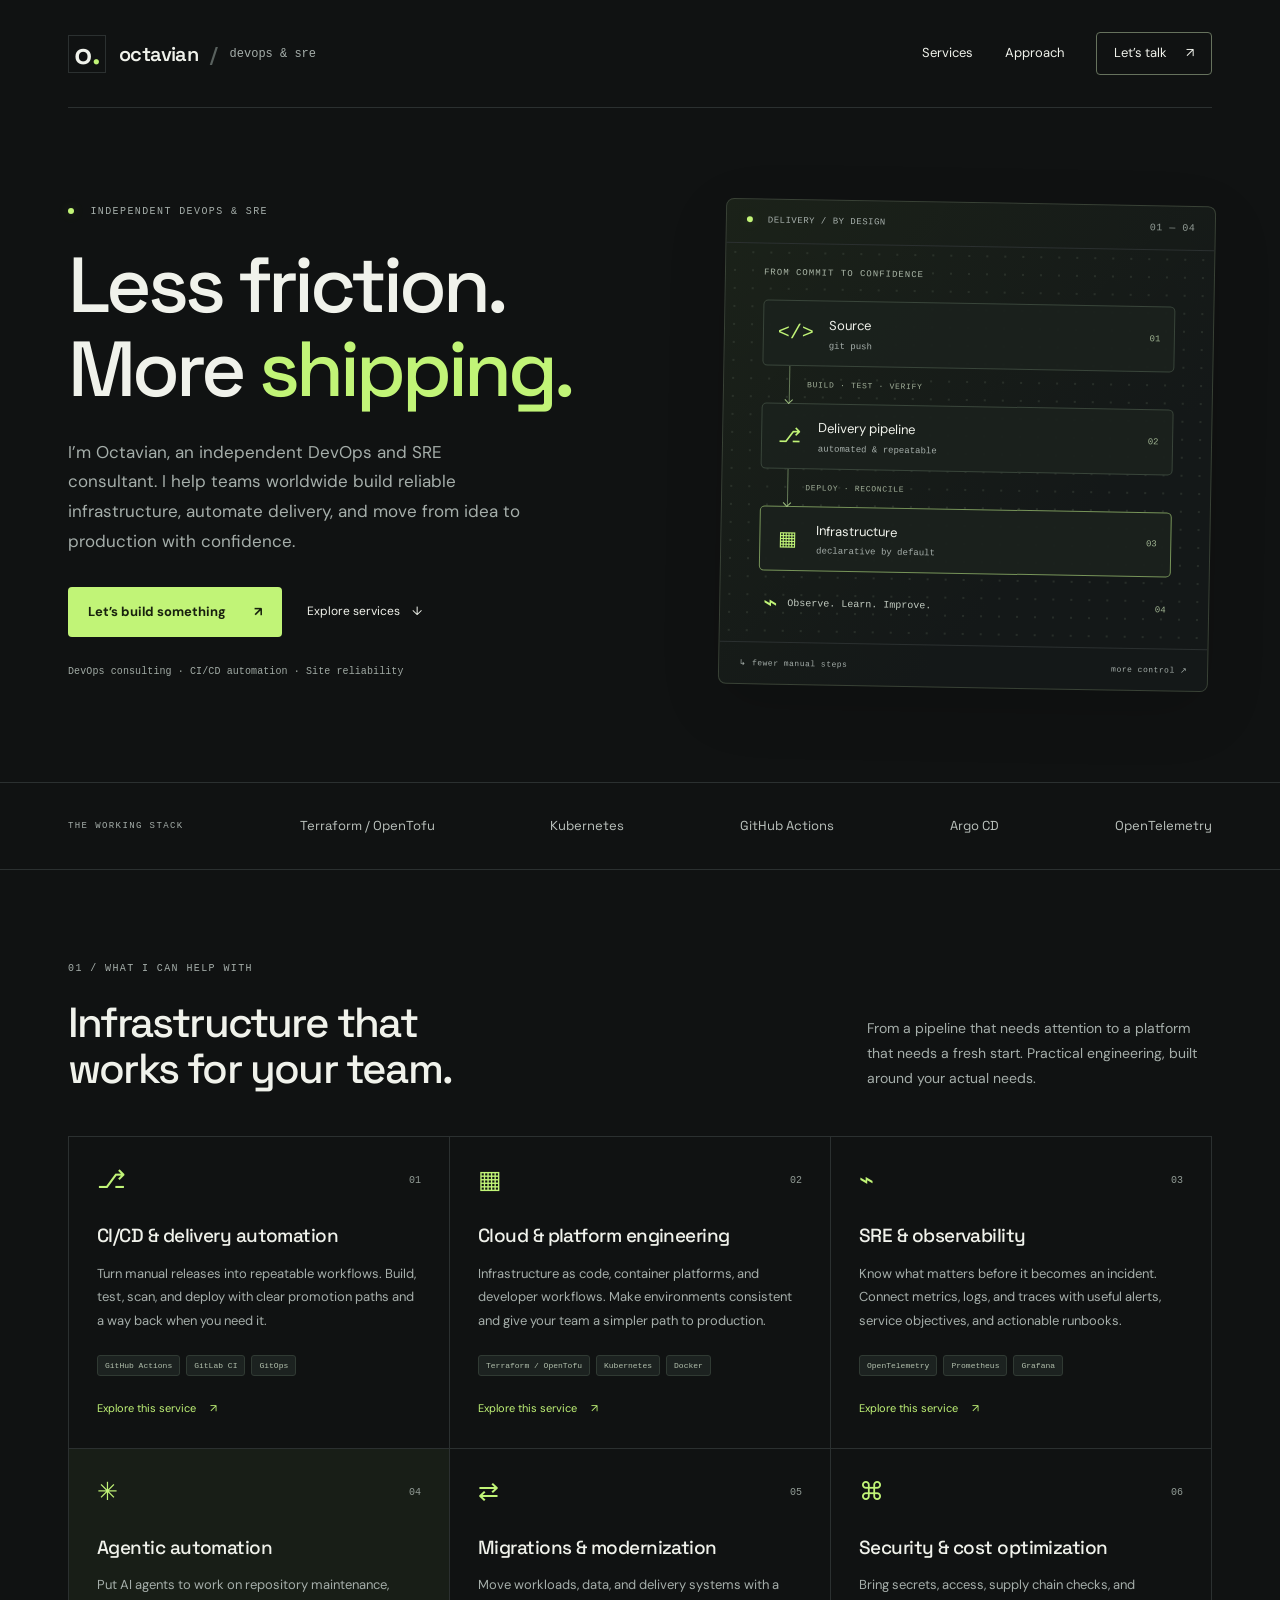
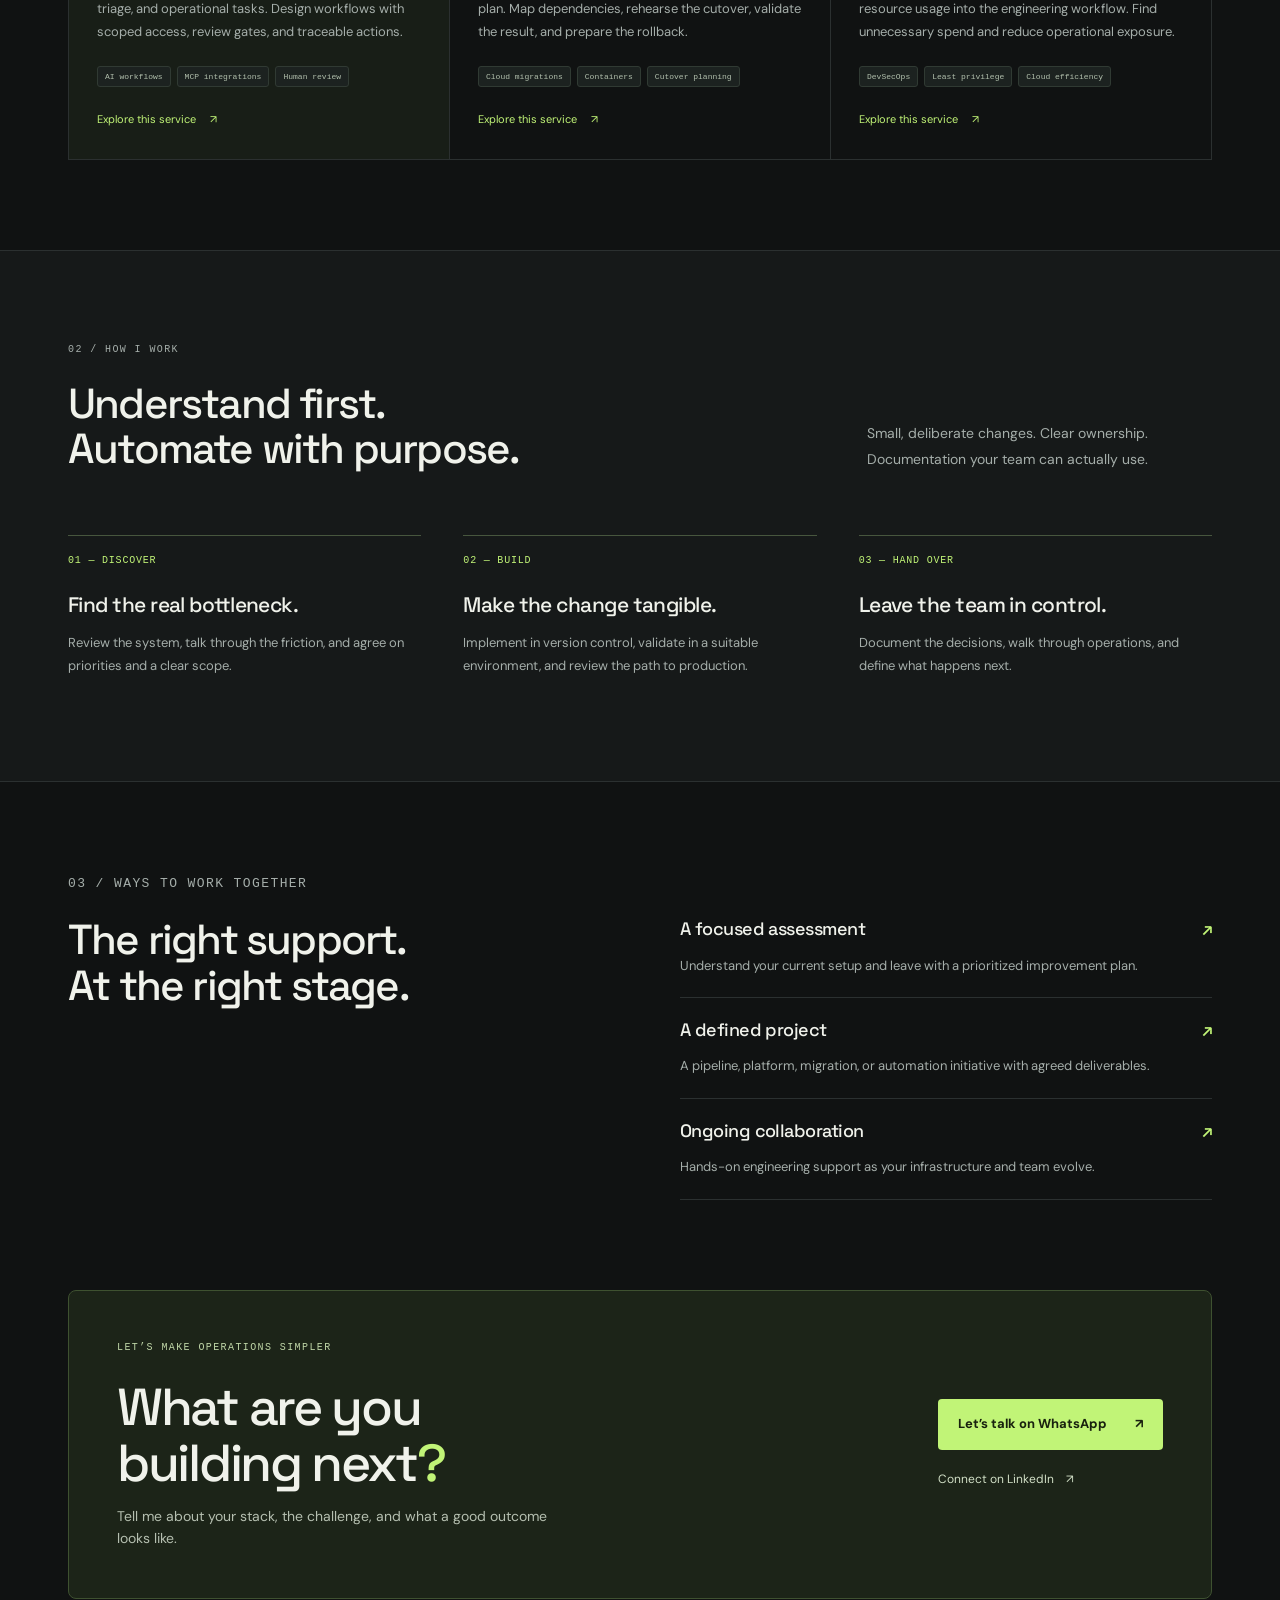
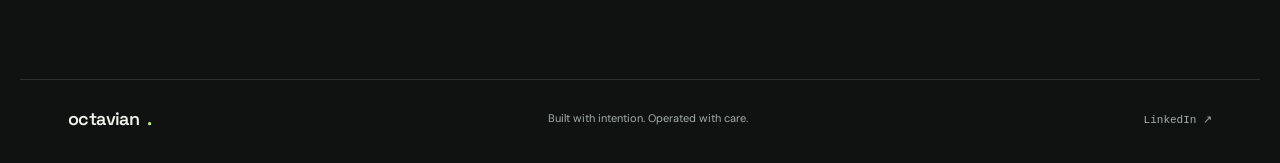
<file: index.html>
<!doctype html>
<html lang="en">
<head>
<meta charset="utf-8">
<meta name="viewport" content="width=device-width, initial-scale=1">
<title>DevOps &amp; SRE Consulting Services | Octavian</title>
<meta name="description" content="Independent DevOps and SRE consulting: CI/CD automation, cloud platforms, agentic AI workflows, observability, and migrations. Work with Octavian.">
<meta name="author" content="Octavian">
<meta name="google-site-verification" content="yxvrIPd3eiK7SnDm2O73sM21NoR5GHvXiLZe7llkIWA">
<meta name="robots" content="index, follow, max-image-preview:large">
<link rel="canonical" href="https://octavianandrei.github.io/">
<meta name="theme-color" content="#101212">
<meta property="og:title" content="DevOps &amp; SRE Consulting Services | Octavian">
<meta property="og:description" content="Independent DevOps and SRE consulting: CI/CD automation, cloud platforms, agentic AI workflows, observability, and migrations. Work with Octavian.">
<meta property="og:type" content="website">
<meta property="og:url" content="https://octavianandrei.github.io/">
<meta property="og:site_name" content="Octavian — DevOps &amp; SRE">
<meta property="og:locale" content="en_US">
<meta name="twitter:card" content="summary">
<meta name="twitter:title" content="DevOps &amp; SRE Consulting Services | Octavian">
<meta name="twitter:description" content="Independent DevOps and SRE consulting: CI/CD automation, cloud platforms, agentic AI workflows, observability, and migrations. Work with Octavian.">
<link rel="icon" href="/favicon.svg" type="image/svg+xml">
<link rel="stylesheet" href="/style.css">
<link rel="preconnect" href="https://fonts.googleapis.com">
<link rel="preconnect" href="https://fonts.gstatic.com" crossorigin>
<script type="application/ld+json">
{
  "@context": "https://schema.org",
  "@graph": [
    {
      "@type": "Person",
      "@id": "https://octavianandrei.github.io/#octavian",
      "name": "Octavian",
      "url": "https://octavianandrei.github.io/",
      "jobTitle": "Independent DevOps and SRE consultant",
      "sameAs": [
        "https://github.com/octavianandrei",
        "https://www.linkedin.com/in/oga28/"
      ],
      "knowsAbout": [
        "DevOps",
        "Site reliability engineering",
        "CI/CD automation",
        "Platform engineering",
        "Agentic automation",
        "Cloud migrations"
      ]
    },
    {
      "@type": "WebSite",
      "@id": "https://octavianandrei.github.io/#website",
      "url": "https://octavianandrei.github.io/",
      "name": "Octavian \u2014 DevOps & SRE Consulting",
      "inLanguage": "en",
      "publisher": {
        "@id": "https://octavianandrei.github.io/#octavian"
      }
    },
    {
      "@type": "WebPage",
      "@id": "https://octavianandrei.github.io/#webpage",
      "url": "https://octavianandrei.github.io/",
      "name": "DevOps & SRE Consulting Services | Octavian",
      "inLanguage": "en",
      "isPartOf": {
        "@id": "https://octavianandrei.github.io/#website"
      },
      "about": {
        "@id": "https://octavianandrei.github.io/#octavian"
      },
      "mainEntity": {
        "@id": "https://octavianandrei.github.io/#services"
      }
    },
    {
      "@type": "OfferCatalog",
      "@id": "https://octavianandrei.github.io/#services",
      "name": "DevOps and SRE consulting services",
      "itemListElement": [
        {
          "@type": "Offer",
          "itemOffered": {
            "@type": "Service",
            "@id": "https://octavianandrei.github.io/services/cicd-automation/#service",
            "name": "CI/CD & delivery automation",
            "serviceType": "CI/CD Automation & GitOps Consulting",
            "description": "CI/CD consulting for repeatable releases: GitHub Actions, GitLab CI, GitOps, deployment checks, environment promotion, and rollback planning.",
            "url": "https://octavianandrei.github.io/services/cicd-automation/",
            "provider": {
              "@id": "https://octavianandrei.github.io/#octavian"
            }
          }
        },
        {
          "@type": "Offer",
          "itemOffered": {
            "@type": "Service",
            "@id": "https://octavianandrei.github.io/services/cloud-platform-engineering/#service",
            "name": "Cloud & platform engineering",
            "serviceType": "Cloud Infrastructure & Platform Engineering",
            "description": "Cloud and platform engineering services for infrastructure as code, Kubernetes, Docker, Terraform, OpenTofu, and consistent developer environments.",
            "url": "https://octavianandrei.github.io/services/cloud-platform-engineering/",
            "provider": {
              "@id": "https://octavianandrei.github.io/#octavian"
            }
          }
        },
        {
          "@type": "Offer",
          "itemOffered": {
            "@type": "Service",
            "@id": "https://octavianandrei.github.io/services/sre-observability/#service",
            "name": "SRE & observability",
            "serviceType": "SRE & Observability Consulting",
            "description": "SRE and observability consulting: service objectives, OpenTelemetry, Prometheus, Grafana, actionable alerts, incident runbooks, and reliability reviews.",
            "url": "https://octavianandrei.github.io/services/sre-observability/",
            "provider": {
              "@id": "https://octavianandrei.github.io/#octavian"
            }
          }
        },
        {
          "@type": "Offer",
          "itemOffered": {
            "@type": "Service",
            "@id": "https://octavianandrei.github.io/services/agentic-automation/#service",
            "name": "Agentic automation",
            "serviceType": "Agentic AI & Workflow Automation Services",
            "description": "Agentic AI automation for engineering teams: repository maintenance, operational triage, MCP integrations, scoped access, review gates, and evaluation.",
            "url": "https://octavianandrei.github.io/services/agentic-automation/",
            "provider": {
              "@id": "https://octavianandrei.github.io/#octavian"
            }
          }
        },
        {
          "@type": "Offer",
          "itemOffered": {
            "@type": "Service",
            "@id": "https://octavianandrei.github.io/services/cloud-migrations/#service",
            "name": "Migrations & modernization",
            "serviceType": "Cloud Migration & Modernization Services",
            "description": "Cloud migration and modernization services: dependency assessment, containerization, rehearsed cutovers, data validation, rollback, and operational handover.",
            "url": "https://octavianandrei.github.io/services/cloud-migrations/",
            "provider": {
              "@id": "https://octavianandrei.github.io/#octavian"
            }
          }
        },
        {
          "@type": "Offer",
          "itemOffered": {
            "@type": "Service",
            "@id": "https://octavianandrei.github.io/services/devsecops-cloud-cost/#service",
            "name": "Security & cost optimization",
            "serviceType": "DevSecOps & Cloud Cost Optimization",
            "description": "DevSecOps and cloud cost optimization services: least privilege, secrets management, supply chain checks, resource usage reviews, and engineering guardrails.",
            "url": "https://octavianandrei.github.io/services/devsecops-cloud-cost/",
            "provider": {
              "@id": "https://octavianandrei.github.io/#octavian"
            }
          }
        }
      ]
    }
  ]
}
</script>
</head>
<body>
<a class="skip" href="#main">Skip to content</a>
<header class="nav wrap"><a class="brand" href="#" aria-label="Octavian home"><span class="brand-symbol">o<span>.</span></span>octavian<span class="slash">/</span><span class="role">devops & sre</span></a><nav aria-label="Main navigation"><a href="#services">Services</a><a href="#approach">Approach</a><a class="nav-contact" href="#contact">Let’s talk <span aria-hidden="true">↗</span></a></nav></header>
<main id="main">
<section class="hero wrap">
<div class="hero-copy"><p class="eyebrow"><span class="status-dot"></span> INDEPENDENT DEVOPS & SRE</p><h1>Less friction.<br>More <span class="accent">shipping.</span></h1><p class="intro">I’m Octavian, an independent DevOps and SRE consultant. I help teams worldwide build reliable infrastructure, automate delivery, and move from idea to production with confidence.</p><div class="hero-actions"><a class="button" href="#contact">Let’s build something <span aria-hidden="true">↗</span></a><a class="text-link" href="#services">Explore services <span aria-hidden="true">↓</span></a></div><p class="hero-note">DevOps consulting · CI/CD automation · Site reliability</p></div>
<div class="system" role="img" aria-label="Illustrative delivery pipeline: code moves through automated build and checks into cloud infrastructure, with an observability feedback loop."><div class="system-top"><span><span class="status-dot"></span> DELIVERY / BY DESIGN</span><span class="tiny">01 — 04</span></div><div class="system-canvas"><div class="diagram-label">FROM COMMIT TO CONFIDENCE</div><div class="node source"><span class="node-icon">&lt;/&gt;</span><span>Source<span class="node-sub">git push</span></span><span class="node-number">01</span></div><div class="connector"><span></span><small>BUILD · TEST · VERIFY</small></div><div class="node pipeline"><span class="node-icon">⎇</span><span>Delivery pipeline<span class="node-sub">automated & repeatable</span></span><span class="node-number">02</span></div><div class="connector"><span></span><small>DEPLOY · RECONCILE</small></div><div class="node production"><span class="node-icon">▦</span><span>Infrastructure<span class="node-sub">declarative by default</span></span><span class="node-number">03</span></div><div class="observe"><span class="pulse-icon">⌁</span><span>Observe. Learn. Improve.</span><span class="node-number">04</span></div></div><div class="system-bottom"><span>↳ fewer manual steps</span><span>more control ↗</span></div></div>
</section>
<div class="stack-bar"><div class="wrap stack"><span class="eyebrow">THE WORKING STACK</span><span>Terraform / OpenTofu</span><span>Kubernetes</span><span>GitHub Actions</span><span>Argo CD</span><span>OpenTelemetry</span></div></div>
<section class="section wrap" id="services"><div class="section-heading"><div><p class="eyebrow">01 / WHAT I CAN HELP WITH</p><h2>Infrastructure that<br>works for your team.</h2></div><p>From a pipeline that needs attention to a platform that needs a fresh start. Practical engineering, built around your actual needs.</p></div>
<div class="services">
<article><div class="service-top"><span class="service-icon">⎇</span><span class="tiny">01</span></div><h3><a href="/services/cicd-automation/">CI/CD &amp; delivery automation</a></h3><p>Turn manual releases into repeatable workflows. Build, test, scan, and deploy with clear promotion paths and a way back when you need it.</p><div class="tags"><span>GitHub Actions</span><span>GitLab CI</span><span>GitOps</span></div><a class="service-link" href="/services/cicd-automation/">Explore this service <span aria-hidden="true">↗</span></a></article>
<article><div class="service-top"><span class="service-icon">▦</span><span class="tiny">02</span></div><h3><a href="/services/cloud-platform-engineering/">Cloud &amp; platform engineering</a></h3><p>Infrastructure as code, container platforms, and developer workflows. Make environments consistent and give your team a simpler path to production.</p><div class="tags"><span>Terraform / OpenTofu</span><span>Kubernetes</span><span>Docker</span></div><a class="service-link" href="/services/cloud-platform-engineering/">Explore this service <span aria-hidden="true">↗</span></a></article>
<article><div class="service-top"><span class="service-icon">⌁</span><span class="tiny">03</span></div><h3><a href="/services/sre-observability/">SRE &amp; observability</a></h3><p>Know what matters before it becomes an incident. Connect metrics, logs, and traces with useful alerts, service objectives, and actionable runbooks.</p><div class="tags"><span>OpenTelemetry</span><span>Prometheus</span><span>Grafana</span></div><a class="service-link" href="/services/sre-observability/">Explore this service <span aria-hidden="true">↗</span></a></article>
<article class="agentic"><div class="service-top"><span class="service-icon">✳</span><span class="tiny">04</span></div><h3><a href="/services/agentic-automation/">Agentic automation</a></h3><p>Put AI agents to work on repository maintenance, triage, and operational tasks. Design workflows with scoped access, review gates, and traceable actions.</p><div class="tags"><span>AI workflows</span><span>MCP integrations</span><span>Human review</span></div><a class="service-link" href="/services/agentic-automation/">Explore this service <span aria-hidden="true">↗</span></a></article>
<article><div class="service-top"><span class="service-icon">⇄</span><span class="tiny">05</span></div><h3><a href="/services/cloud-migrations/">Migrations &amp; modernization</a></h3><p>Move workloads, data, and delivery systems with a plan. Map dependencies, rehearse the cutover, validate the result, and prepare the rollback.</p><div class="tags"><span>Cloud migrations</span><span>Containers</span><span>Cutover planning</span></div><a class="service-link" href="/services/cloud-migrations/">Explore this service <span aria-hidden="true">↗</span></a></article>
<article><div class="service-top"><span class="service-icon">⌘</span><span class="tiny">06</span></div><h3><a href="/services/devsecops-cloud-cost/">Security &amp; cost optimization</a></h3><p>Bring secrets, access, supply chain checks, and resource usage into the engineering workflow. Find unnecessary spend and reduce operational exposure.</p><div class="tags"><span>DevSecOps</span><span>Least privilege</span><span>Cloud efficiency</span></div><a class="service-link" href="/services/devsecops-cloud-cost/">Explore this service <span aria-hidden="true">↗</span></a></article>
</div></section>
<section class="approach section" id="approach"><div class="wrap"><div class="section-heading"><div><p class="eyebrow">02 / HOW I WORK</p><h2>Understand first.<br>Automate with purpose.</h2></div><p>Small, deliberate changes. Clear ownership. Documentation your team can actually use.</p></div><div class="steps"><article><span class="step-number">01 — DISCOVER</span><h3>Find the real bottleneck.</h3><p>Review the system, talk through the friction, and agree on priorities and a clear scope.</p></article><article><span class="step-number">02 — BUILD</span><h3>Make the change tangible.</h3><p>Implement in version control, validate in a suitable environment, and review the path to production.</p></article><article><span class="step-number">03 — HAND OVER</span><h3>Leave the team in control.</h3><p>Document the decisions, walk through operations, and define what happens next.</p></article></div></div></section>
<section class="engagement section wrap"><p class="eyebrow">03 / WAYS TO WORK TOGETHER</p><div class="engagement-row"><h2>The right support.<br>At the right stage.</h2><div class="engagement-options"><div><h3>A focused assessment <span>↗</span></h3><p>Understand your current setup and leave with a prioritized improvement plan.</p></div><div><h3>A defined project <span>↗</span></h3><p>A pipeline, platform, migration, or automation initiative with agreed deliverables.</p></div><div><h3>Ongoing collaboration <span>↗</span></h3><p>Hands-on engineering support as your infrastructure and team evolve.</p></div></div></div></section>
<section class="contact wrap" id="contact"><div><p class="eyebrow">LET’S MAKE OPERATIONS SIMPLER</p><h2>What are you<br>building next<span class="accent">?</span></h2><p>Tell me about your stack, the challenge, and what a good outcome looks like.</p></div><div class="contact-actions"><a class="button" href="https://wa.me/40775696632">Let’s talk on WhatsApp <span aria-hidden="true">↗</span></a><a class="text-link" href="https://www.linkedin.com/in/oga28/">Connect on LinkedIn <span aria-hidden="true">↗</span></a></div></section>
</main><footer class="wrap"><a class="brand" href="#">octavian<span class="accent">.</span></a><span>Built with intention. Operated with care.</span><a href="https://www.linkedin.com/in/oga28/">LinkedIn <span aria-hidden="true">↗</span></a></footer>
</body></html>
</file>
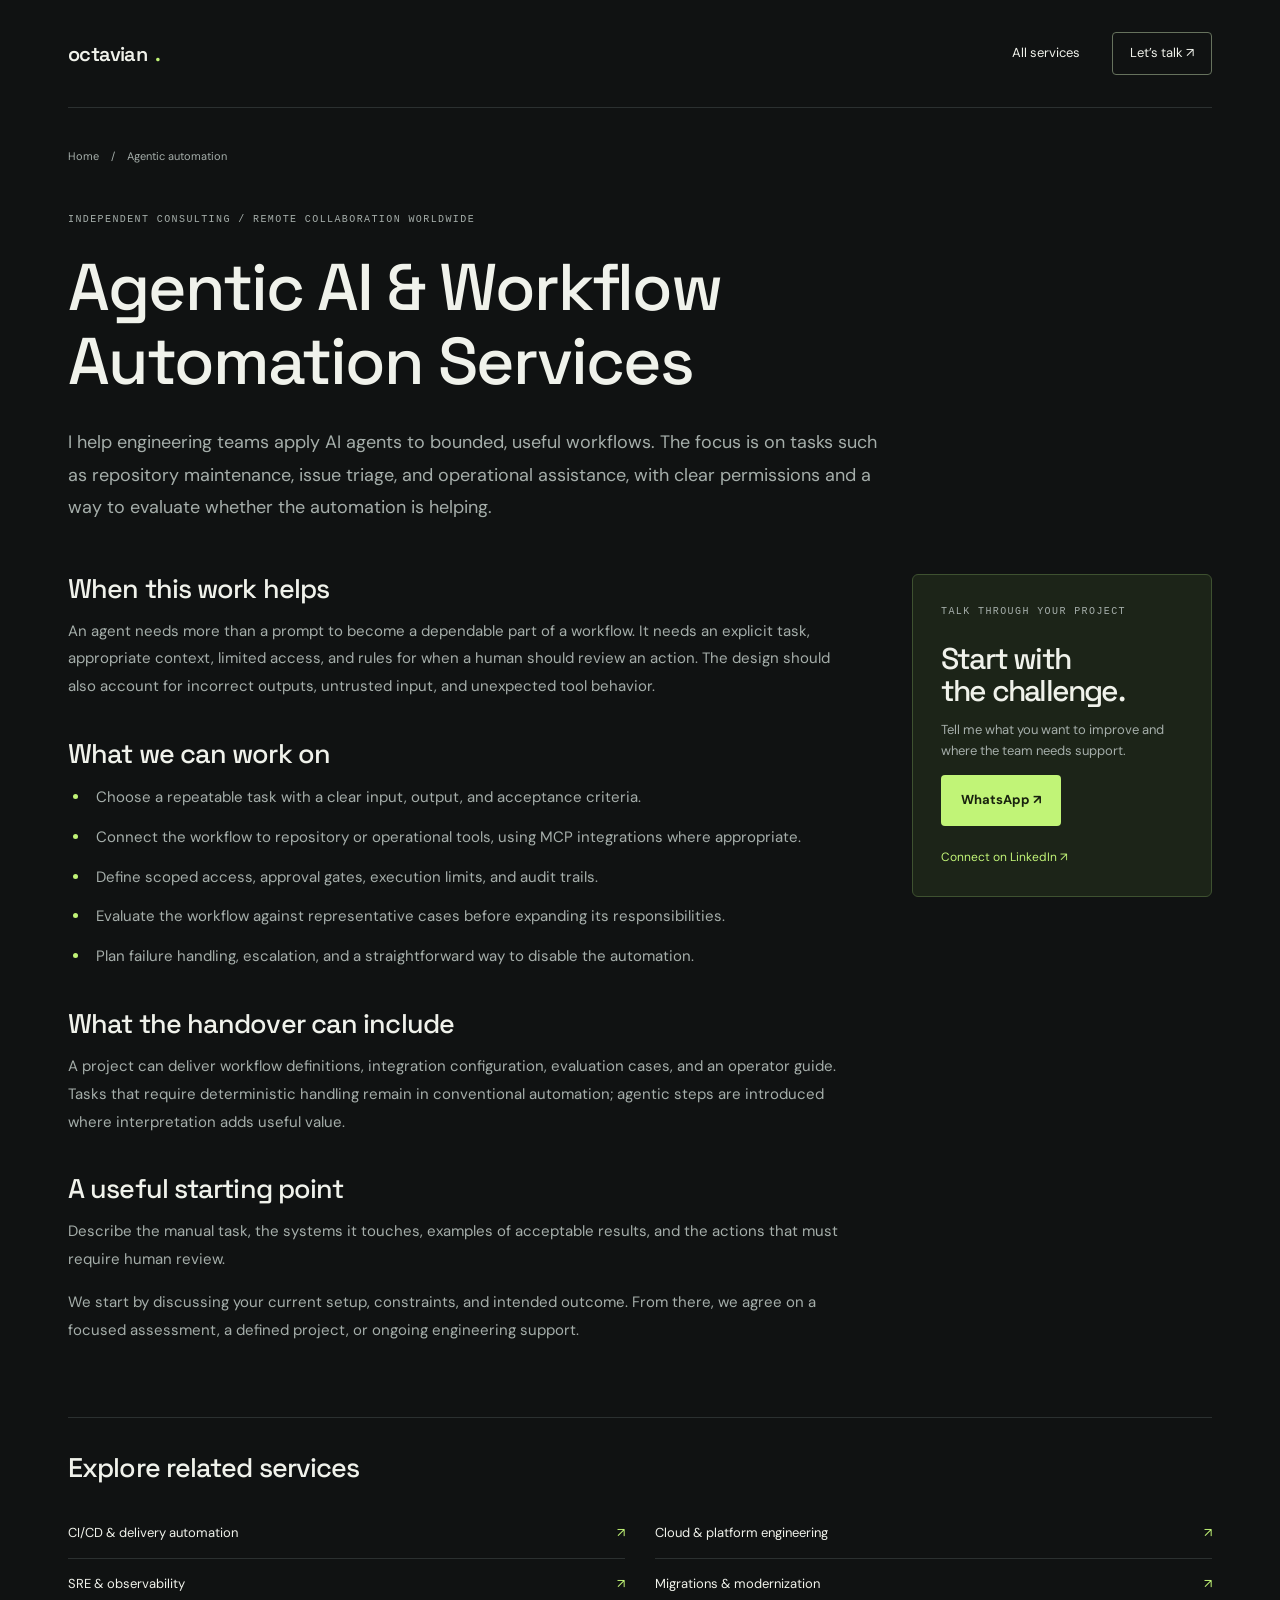
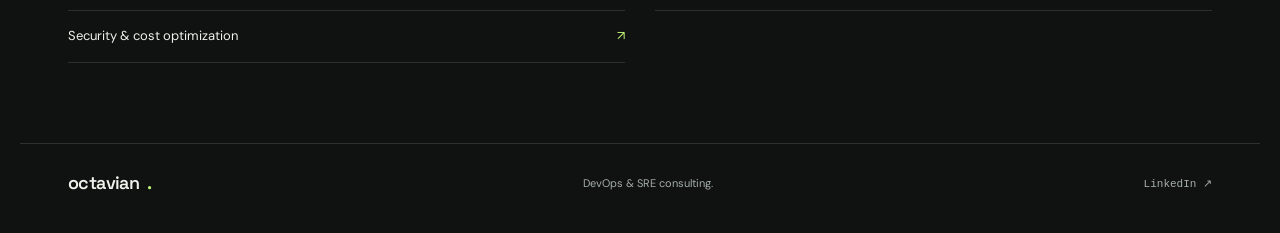
<file: services/agentic-automation/index.html>
<!doctype html>
<html lang="en"><head>
<meta charset="utf-8">
<meta name="viewport" content="width=device-width, initial-scale=1">
<title>Agentic AI &amp; Workflow Automation Services | Octavian</title>
<meta name="description" content="Agentic AI automation for engineering teams: repository maintenance, operational triage, MCP integrations, scoped access, review gates, and evaluation.">
<meta name="author" content="Octavian">
<meta name="robots" content="index, follow, max-image-preview:large">
<link rel="canonical" href="https://octavianandrei.github.io/services/agentic-automation/">
<meta name="theme-color" content="#101212">
<meta property="og:title" content="Agentic AI &amp; Workflow Automation Services | Octavian">
<meta property="og:description" content="Agentic AI automation for engineering teams: repository maintenance, operational triage, MCP integrations, scoped access, review gates, and evaluation.">
<meta property="og:type" content="website">
<meta property="og:url" content="https://octavianandrei.github.io/services/agentic-automation/">
<meta property="og:site_name" content="Octavian — DevOps &amp; SRE">
<meta property="og:locale" content="en_US">
<meta name="twitter:card" content="summary">
<meta name="twitter:title" content="Agentic AI &amp; Workflow Automation Services | Octavian">
<meta name="twitter:description" content="Agentic AI automation for engineering teams: repository maintenance, operational triage, MCP integrations, scoped access, review gates, and evaluation.">
<link rel="icon" href="/favicon.svg" type="image/svg+xml">
<link rel="stylesheet" href="/style.css">
<link rel="preconnect" href="https://fonts.googleapis.com">
<link rel="preconnect" href="https://fonts.gstatic.com" crossorigin>
<script type="application/ld+json">
{
  "@context": "https://schema.org",
  "@graph": [
    {
      "@type": "Person",
      "@id": "https://octavianandrei.github.io/#octavian",
      "name": "Octavian",
      "url": "https://octavianandrei.github.io/",
      "jobTitle": "Independent DevOps and SRE consultant",
      "sameAs": [
        "https://github.com/octavianandrei",
        "https://www.linkedin.com/in/oga28/"
      ],
      "knowsAbout": [
        "DevOps",
        "Site reliability engineering",
        "CI/CD automation",
        "Platform engineering",
        "Agentic automation",
        "Cloud migrations"
      ]
    },
    {
      "@type": "WebSite",
      "@id": "https://octavianandrei.github.io/#website",
      "url": "https://octavianandrei.github.io/",
      "name": "Octavian \u2014 DevOps & SRE Consulting",
      "inLanguage": "en",
      "publisher": {
        "@id": "https://octavianandrei.github.io/#octavian"
      }
    },
    {
      "@type": "WebPage",
      "@id": "https://octavianandrei.github.io/services/agentic-automation/#webpage",
      "url": "https://octavianandrei.github.io/services/agentic-automation/",
      "name": "Agentic AI & Workflow Automation Services | Octavian",
      "inLanguage": "en",
      "isPartOf": {
        "@id": "https://octavianandrei.github.io/#website"
      },
      "mainEntity": {
        "@id": "https://octavianandrei.github.io/services/agentic-automation/#service"
      },
      "breadcrumb": {
        "@id": "https://octavianandrei.github.io/services/agentic-automation/#breadcrumbs"
      }
    },
    {
      "@type": "Service",
      "@id": "https://octavianandrei.github.io/services/agentic-automation/#service",
      "name": "Agentic automation",
      "serviceType": "Agentic AI & Workflow Automation Services",
      "description": "Agentic AI automation for engineering teams: repository maintenance, operational triage, MCP integrations, scoped access, review gates, and evaluation.",
      "url": "https://octavianandrei.github.io/services/agentic-automation/",
      "provider": {
        "@id": "https://octavianandrei.github.io/#octavian"
      }
    },
    {
      "@type": "BreadcrumbList",
      "@id": "https://octavianandrei.github.io/services/agentic-automation/#breadcrumbs",
      "itemListElement": [
        {
          "@type": "ListItem",
          "position": 1,
          "name": "Home",
          "item": "https://octavianandrei.github.io/"
        },
        {
          "@type": "ListItem",
          "position": 2,
          "name": "Agentic automation",
          "item": "https://octavianandrei.github.io/services/agentic-automation/"
        }
      ]
    }
  ]
}
</script>
</head><body>
<a class="skip" href="#main">Skip to content</a>
<header class="nav wrap"><a class="brand" href="/">octavian<span class="accent">.</span></a><nav aria-label="Main navigation"><a href="/#services">All services</a><a class="nav-contact" href="/#contact">Let’s talk ↗</a></nav></header>
<main id="main" class="wrap detail">
<nav class="breadcrumbs" aria-label="Breadcrumb"><a href="/">Home</a><span aria-hidden="true">/</span><span>Agentic automation</span></nav>
<p class="eyebrow">INDEPENDENT CONSULTING / REMOTE COLLABORATION WORLDWIDE</p>
<h1>Agentic AI &amp; Workflow Automation Services</h1>
<p class="detail-intro">I help engineering teams apply AI agents to bounded, useful workflows. The focus is on tasks such as repository maintenance, issue triage, and operational assistance, with clear permissions and a way to evaluate whether the automation is helping.</p>
<div class="detail-grid"><div class="detail-body">
<section><h2>When this work helps</h2><p>An agent needs more than a prompt to become a dependable part of a workflow. It needs an explicit task, appropriate context, limited access, and rules for when a human should review an action. The design should also account for incorrect outputs, untrusted input, and unexpected tool behavior.</p></section>
<section><h2>What we can work on</h2><ul><li>Choose a repeatable task with a clear input, output, and acceptance criteria.</li><li>Connect the workflow to repository or operational tools, using MCP integrations where appropriate.</li><li>Define scoped access, approval gates, execution limits, and audit trails.</li><li>Evaluate the workflow against representative cases before expanding its responsibilities.</li><li>Plan failure handling, escalation, and a straightforward way to disable the automation.</li></ul></section>
<section><h2>What the handover can include</h2><p>A project can deliver workflow definitions, integration configuration, evaluation cases, and an operator guide. Tasks that require deterministic handling remain in conventional automation; agentic steps are introduced where interpretation adds useful value.</p></section>
<section><h2>A useful starting point</h2><p>Describe the manual task, the systems it touches, examples of acceptable results, and the actions that must require human review.</p><p>We start by discussing your current setup, constraints, and intended outcome. From there, we agree on a focused assessment, a defined project, or ongoing engineering support.</p></section>
</div><aside class="detail-aside"><p class="eyebrow">TALK THROUGH YOUR PROJECT</p><h2>Start with<br>the challenge.</h2><p>Tell me what you want to improve and where the team needs support.</p><a class="button" href="https://wa.me/40775696632">WhatsApp ↗</a><a class="text-link" href="https://www.linkedin.com/in/oga28/">Connect on LinkedIn ↗</a></aside></div>
<section class="related"><h2>Explore related services</h2><div><a href="/services/cicd-automation/">CI/CD &amp; delivery automation <span aria-hidden="true">↗</span></a><a href="/services/cloud-platform-engineering/">Cloud &amp; platform engineering <span aria-hidden="true">↗</span></a><a href="/services/sre-observability/">SRE &amp; observability <span aria-hidden="true">↗</span></a><a href="/services/cloud-migrations/">Migrations &amp; modernization <span aria-hidden="true">↗</span></a><a href="/services/devsecops-cloud-cost/">Security &amp; cost optimization <span aria-hidden="true">↗</span></a></div></section>
</main><footer class="wrap"><a class="brand" href="/">octavian<span class="accent">.</span></a><span>DevOps &amp; SRE consulting.</span><a href="https://www.linkedin.com/in/oga28/">LinkedIn ↗</a></footer>
</body></html>
</file>
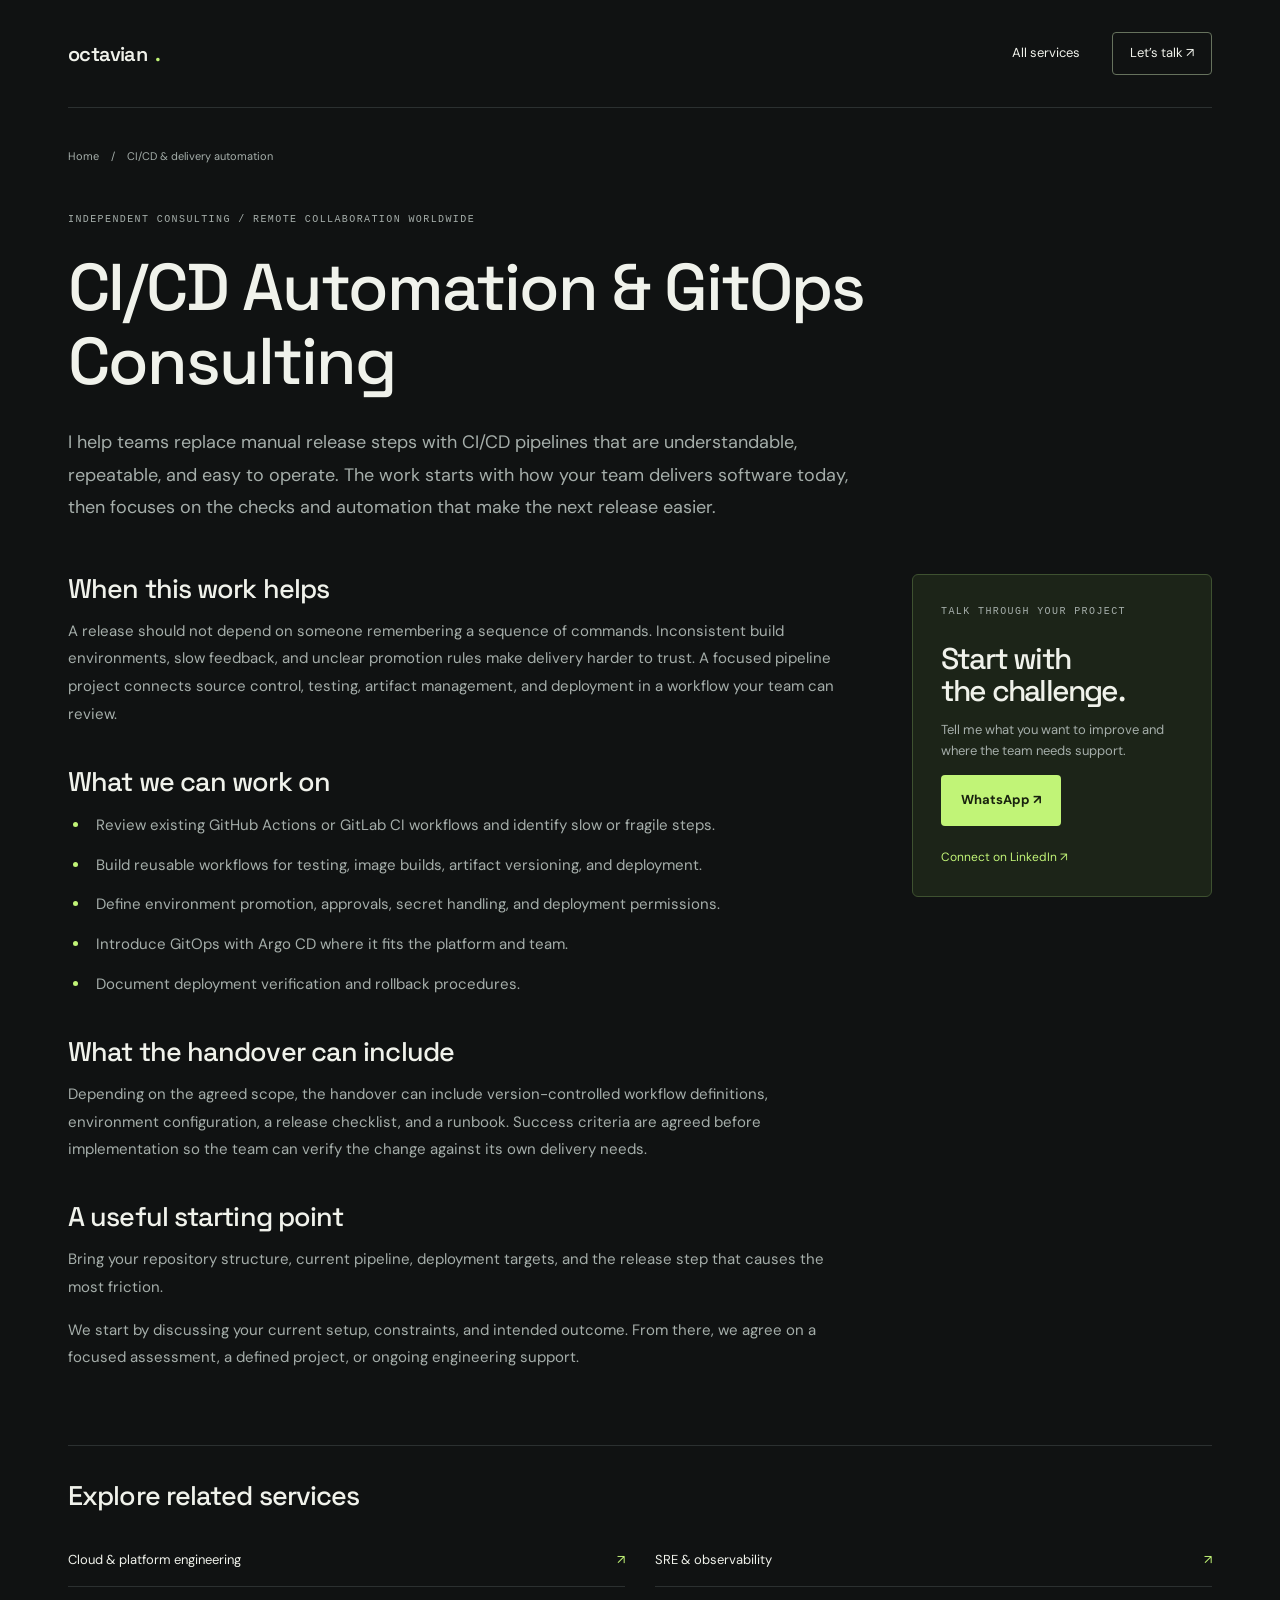
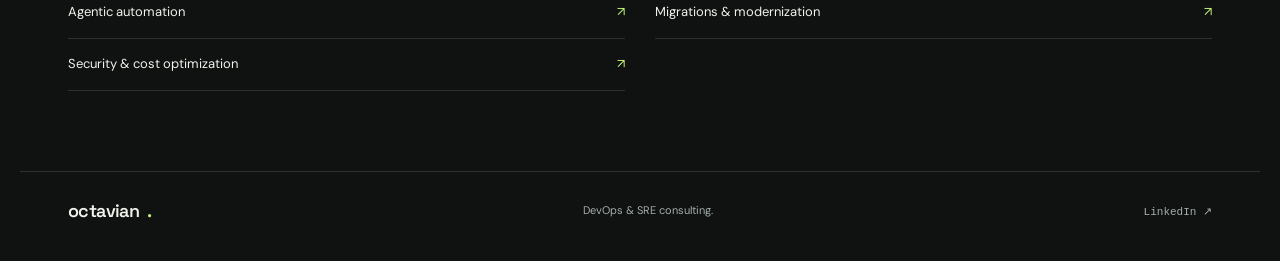
<file: services/cicd-automation/index.html>
<!doctype html>
<html lang="en"><head>
<meta charset="utf-8">
<meta name="viewport" content="width=device-width, initial-scale=1">
<title>CI/CD Automation &amp; GitOps Consulting | Octavian</title>
<meta name="description" content="CI/CD consulting for repeatable releases: GitHub Actions, GitLab CI, GitOps, deployment checks, environment promotion, and rollback planning.">
<meta name="author" content="Octavian">
<meta name="robots" content="index, follow, max-image-preview:large">
<link rel="canonical" href="https://octavianandrei.github.io/services/cicd-automation/">
<meta name="theme-color" content="#101212">
<meta property="og:title" content="CI/CD Automation &amp; GitOps Consulting | Octavian">
<meta property="og:description" content="CI/CD consulting for repeatable releases: GitHub Actions, GitLab CI, GitOps, deployment checks, environment promotion, and rollback planning.">
<meta property="og:type" content="website">
<meta property="og:url" content="https://octavianandrei.github.io/services/cicd-automation/">
<meta property="og:site_name" content="Octavian — DevOps &amp; SRE">
<meta property="og:locale" content="en_US">
<meta name="twitter:card" content="summary">
<meta name="twitter:title" content="CI/CD Automation &amp; GitOps Consulting | Octavian">
<meta name="twitter:description" content="CI/CD consulting for repeatable releases: GitHub Actions, GitLab CI, GitOps, deployment checks, environment promotion, and rollback planning.">
<link rel="icon" href="/favicon.svg" type="image/svg+xml">
<link rel="stylesheet" href="/style.css">
<link rel="preconnect" href="https://fonts.googleapis.com">
<link rel="preconnect" href="https://fonts.gstatic.com" crossorigin>
<script type="application/ld+json">
{
  "@context": "https://schema.org",
  "@graph": [
    {
      "@type": "Person",
      "@id": "https://octavianandrei.github.io/#octavian",
      "name": "Octavian",
      "url": "https://octavianandrei.github.io/",
      "jobTitle": "Independent DevOps and SRE consultant",
      "sameAs": [
        "https://github.com/octavianandrei",
        "https://www.linkedin.com/in/oga28/"
      ],
      "knowsAbout": [
        "DevOps",
        "Site reliability engineering",
        "CI/CD automation",
        "Platform engineering",
        "Agentic automation",
        "Cloud migrations"
      ]
    },
    {
      "@type": "WebSite",
      "@id": "https://octavianandrei.github.io/#website",
      "url": "https://octavianandrei.github.io/",
      "name": "Octavian \u2014 DevOps & SRE Consulting",
      "inLanguage": "en",
      "publisher": {
        "@id": "https://octavianandrei.github.io/#octavian"
      }
    },
    {
      "@type": "WebPage",
      "@id": "https://octavianandrei.github.io/services/cicd-automation/#webpage",
      "url": "https://octavianandrei.github.io/services/cicd-automation/",
      "name": "CI/CD Automation & GitOps Consulting | Octavian",
      "inLanguage": "en",
      "isPartOf": {
        "@id": "https://octavianandrei.github.io/#website"
      },
      "mainEntity": {
        "@id": "https://octavianandrei.github.io/services/cicd-automation/#service"
      },
      "breadcrumb": {
        "@id": "https://octavianandrei.github.io/services/cicd-automation/#breadcrumbs"
      }
    },
    {
      "@type": "Service",
      "@id": "https://octavianandrei.github.io/services/cicd-automation/#service",
      "name": "CI/CD & delivery automation",
      "serviceType": "CI/CD Automation & GitOps Consulting",
      "description": "CI/CD consulting for repeatable releases: GitHub Actions, GitLab CI, GitOps, deployment checks, environment promotion, and rollback planning.",
      "url": "https://octavianandrei.github.io/services/cicd-automation/",
      "provider": {
        "@id": "https://octavianandrei.github.io/#octavian"
      }
    },
    {
      "@type": "BreadcrumbList",
      "@id": "https://octavianandrei.github.io/services/cicd-automation/#breadcrumbs",
      "itemListElement": [
        {
          "@type": "ListItem",
          "position": 1,
          "name": "Home",
          "item": "https://octavianandrei.github.io/"
        },
        {
          "@type": "ListItem",
          "position": 2,
          "name": "CI/CD & delivery automation",
          "item": "https://octavianandrei.github.io/services/cicd-automation/"
        }
      ]
    }
  ]
}
</script>
</head><body>
<a class="skip" href="#main">Skip to content</a>
<header class="nav wrap"><a class="brand" href="/">octavian<span class="accent">.</span></a><nav aria-label="Main navigation"><a href="/#services">All services</a><a class="nav-contact" href="/#contact">Let’s talk ↗</a></nav></header>
<main id="main" class="wrap detail">
<nav class="breadcrumbs" aria-label="Breadcrumb"><a href="/">Home</a><span aria-hidden="true">/</span><span>CI/CD &amp; delivery automation</span></nav>
<p class="eyebrow">INDEPENDENT CONSULTING / REMOTE COLLABORATION WORLDWIDE</p>
<h1>CI/CD Automation &amp; GitOps Consulting</h1>
<p class="detail-intro">I help teams replace manual release steps with CI/CD pipelines that are understandable, repeatable, and easy to operate. The work starts with how your team delivers software today, then focuses on the checks and automation that make the next release easier.</p>
<div class="detail-grid"><div class="detail-body">
<section><h2>When this work helps</h2><p>A release should not depend on someone remembering a sequence of commands. Inconsistent build environments, slow feedback, and unclear promotion rules make delivery harder to trust. A focused pipeline project connects source control, testing, artifact management, and deployment in a workflow your team can review.</p></section>
<section><h2>What we can work on</h2><ul><li>Review existing GitHub Actions or GitLab CI workflows and identify slow or fragile steps.</li><li>Build reusable workflows for testing, image builds, artifact versioning, and deployment.</li><li>Define environment promotion, approvals, secret handling, and deployment permissions.</li><li>Introduce GitOps with Argo CD where it fits the platform and team.</li><li>Document deployment verification and rollback procedures.</li></ul></section>
<section><h2>What the handover can include</h2><p>Depending on the agreed scope, the handover can include version-controlled workflow definitions, environment configuration, a release checklist, and a runbook. Success criteria are agreed before implementation so the team can verify the change against its own delivery needs.</p></section>
<section><h2>A useful starting point</h2><p>Bring your repository structure, current pipeline, deployment targets, and the release step that causes the most friction.</p><p>We start by discussing your current setup, constraints, and intended outcome. From there, we agree on a focused assessment, a defined project, or ongoing engineering support.</p></section>
</div><aside class="detail-aside"><p class="eyebrow">TALK THROUGH YOUR PROJECT</p><h2>Start with<br>the challenge.</h2><p>Tell me what you want to improve and where the team needs support.</p><a class="button" href="https://wa.me/40775696632">WhatsApp ↗</a><a class="text-link" href="https://www.linkedin.com/in/oga28/">Connect on LinkedIn ↗</a></aside></div>
<section class="related"><h2>Explore related services</h2><div><a href="/services/cloud-platform-engineering/">Cloud &amp; platform engineering <span aria-hidden="true">↗</span></a><a href="/services/sre-observability/">SRE &amp; observability <span aria-hidden="true">↗</span></a><a href="/services/agentic-automation/">Agentic automation <span aria-hidden="true">↗</span></a><a href="/services/cloud-migrations/">Migrations &amp; modernization <span aria-hidden="true">↗</span></a><a href="/services/devsecops-cloud-cost/">Security &amp; cost optimization <span aria-hidden="true">↗</span></a></div></section>
</main><footer class="wrap"><a class="brand" href="/">octavian<span class="accent">.</span></a><span>DevOps &amp; SRE consulting.</span><a href="https://www.linkedin.com/in/oga28/">LinkedIn ↗</a></footer>
</body></html>
</file>
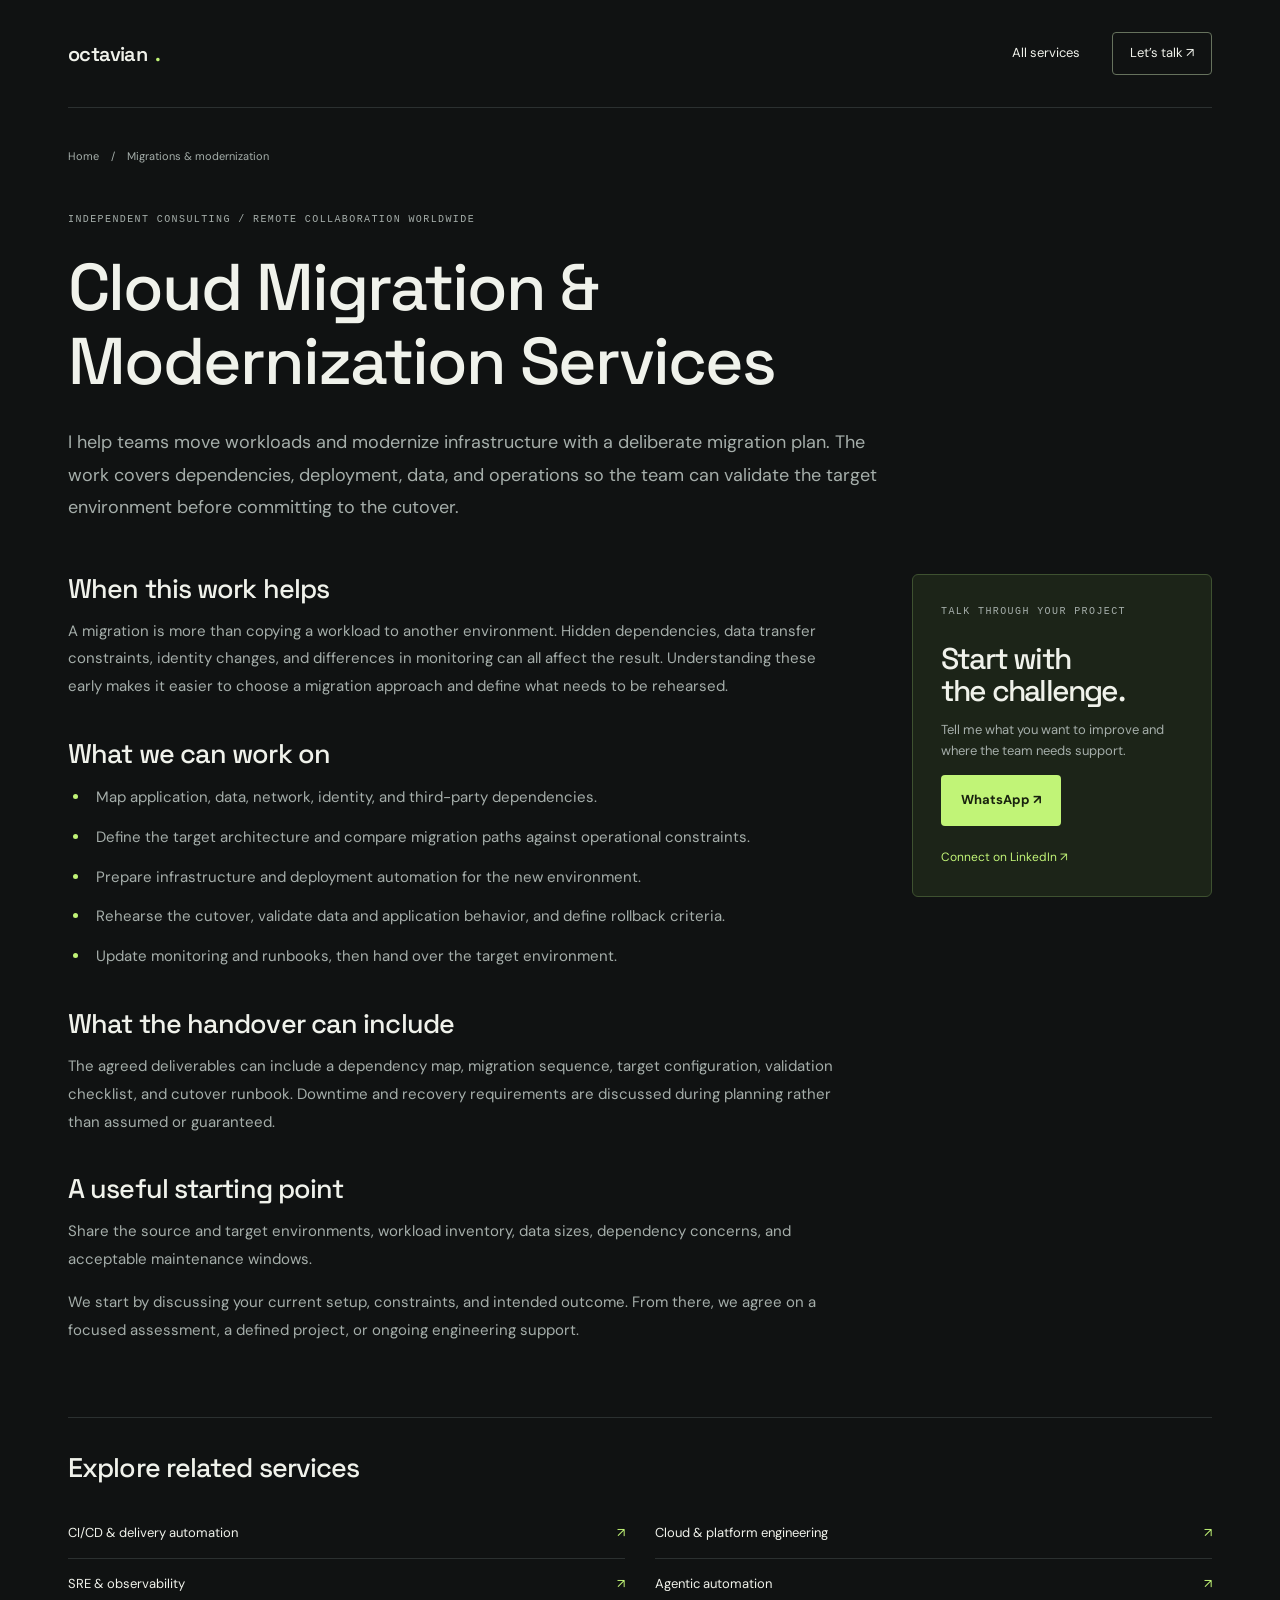
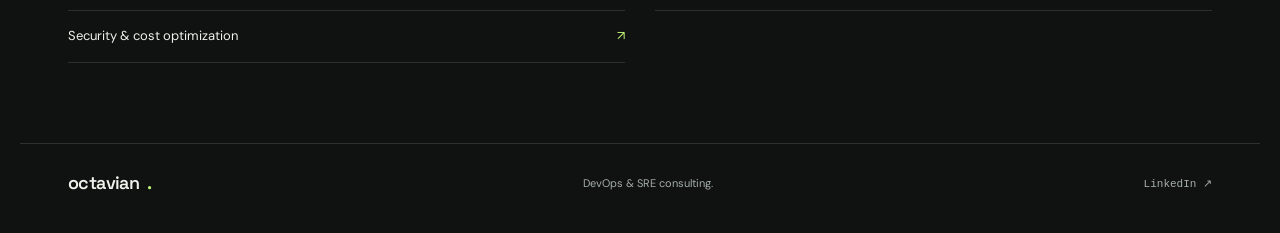
<file: services/cloud-migrations/index.html>
<!doctype html>
<html lang="en"><head>
<meta charset="utf-8">
<meta name="viewport" content="width=device-width, initial-scale=1">
<title>Cloud Migration &amp; Modernization Services | Octavian</title>
<meta name="description" content="Cloud migration and modernization services: dependency assessment, containerization, rehearsed cutovers, data validation, rollback, and operational handover.">
<meta name="author" content="Octavian">
<meta name="robots" content="index, follow, max-image-preview:large">
<link rel="canonical" href="https://octavianandrei.github.io/services/cloud-migrations/">
<meta name="theme-color" content="#101212">
<meta property="og:title" content="Cloud Migration &amp; Modernization Services | Octavian">
<meta property="og:description" content="Cloud migration and modernization services: dependency assessment, containerization, rehearsed cutovers, data validation, rollback, and operational handover.">
<meta property="og:type" content="website">
<meta property="og:url" content="https://octavianandrei.github.io/services/cloud-migrations/">
<meta property="og:site_name" content="Octavian — DevOps &amp; SRE">
<meta property="og:locale" content="en_US">
<meta name="twitter:card" content="summary">
<meta name="twitter:title" content="Cloud Migration &amp; Modernization Services | Octavian">
<meta name="twitter:description" content="Cloud migration and modernization services: dependency assessment, containerization, rehearsed cutovers, data validation, rollback, and operational handover.">
<link rel="icon" href="/favicon.svg" type="image/svg+xml">
<link rel="stylesheet" href="/style.css">
<link rel="preconnect" href="https://fonts.googleapis.com">
<link rel="preconnect" href="https://fonts.gstatic.com" crossorigin>
<script type="application/ld+json">
{
  "@context": "https://schema.org",
  "@graph": [
    {
      "@type": "Person",
      "@id": "https://octavianandrei.github.io/#octavian",
      "name": "Octavian",
      "url": "https://octavianandrei.github.io/",
      "jobTitle": "Independent DevOps and SRE consultant",
      "sameAs": [
        "https://github.com/octavianandrei",
        "https://www.linkedin.com/in/oga28/"
      ],
      "knowsAbout": [
        "DevOps",
        "Site reliability engineering",
        "CI/CD automation",
        "Platform engineering",
        "Agentic automation",
        "Cloud migrations"
      ]
    },
    {
      "@type": "WebSite",
      "@id": "https://octavianandrei.github.io/#website",
      "url": "https://octavianandrei.github.io/",
      "name": "Octavian \u2014 DevOps & SRE Consulting",
      "inLanguage": "en",
      "publisher": {
        "@id": "https://octavianandrei.github.io/#octavian"
      }
    },
    {
      "@type": "WebPage",
      "@id": "https://octavianandrei.github.io/services/cloud-migrations/#webpage",
      "url": "https://octavianandrei.github.io/services/cloud-migrations/",
      "name": "Cloud Migration & Modernization Services | Octavian",
      "inLanguage": "en",
      "isPartOf": {
        "@id": "https://octavianandrei.github.io/#website"
      },
      "mainEntity": {
        "@id": "https://octavianandrei.github.io/services/cloud-migrations/#service"
      },
      "breadcrumb": {
        "@id": "https://octavianandrei.github.io/services/cloud-migrations/#breadcrumbs"
      }
    },
    {
      "@type": "Service",
      "@id": "https://octavianandrei.github.io/services/cloud-migrations/#service",
      "name": "Migrations & modernization",
      "serviceType": "Cloud Migration & Modernization Services",
      "description": "Cloud migration and modernization services: dependency assessment, containerization, rehearsed cutovers, data validation, rollback, and operational handover.",
      "url": "https://octavianandrei.github.io/services/cloud-migrations/",
      "provider": {
        "@id": "https://octavianandrei.github.io/#octavian"
      }
    },
    {
      "@type": "BreadcrumbList",
      "@id": "https://octavianandrei.github.io/services/cloud-migrations/#breadcrumbs",
      "itemListElement": [
        {
          "@type": "ListItem",
          "position": 1,
          "name": "Home",
          "item": "https://octavianandrei.github.io/"
        },
        {
          "@type": "ListItem",
          "position": 2,
          "name": "Migrations & modernization",
          "item": "https://octavianandrei.github.io/services/cloud-migrations/"
        }
      ]
    }
  ]
}
</script>
</head><body>
<a class="skip" href="#main">Skip to content</a>
<header class="nav wrap"><a class="brand" href="/">octavian<span class="accent">.</span></a><nav aria-label="Main navigation"><a href="/#services">All services</a><a class="nav-contact" href="/#contact">Let’s talk ↗</a></nav></header>
<main id="main" class="wrap detail">
<nav class="breadcrumbs" aria-label="Breadcrumb"><a href="/">Home</a><span aria-hidden="true">/</span><span>Migrations &amp; modernization</span></nav>
<p class="eyebrow">INDEPENDENT CONSULTING / REMOTE COLLABORATION WORLDWIDE</p>
<h1>Cloud Migration &amp; Modernization Services</h1>
<p class="detail-intro">I help teams move workloads and modernize infrastructure with a deliberate migration plan. The work covers dependencies, deployment, data, and operations so the team can validate the target environment before committing to the cutover.</p>
<div class="detail-grid"><div class="detail-body">
<section><h2>When this work helps</h2><p>A migration is more than copying a workload to another environment. Hidden dependencies, data transfer constraints, identity changes, and differences in monitoring can all affect the result. Understanding these early makes it easier to choose a migration approach and define what needs to be rehearsed.</p></section>
<section><h2>What we can work on</h2><ul><li>Map application, data, network, identity, and third-party dependencies.</li><li>Define the target architecture and compare migration paths against operational constraints.</li><li>Prepare infrastructure and deployment automation for the new environment.</li><li>Rehearse the cutover, validate data and application behavior, and define rollback criteria.</li><li>Update monitoring and runbooks, then hand over the target environment.</li></ul></section>
<section><h2>What the handover can include</h2><p>The agreed deliverables can include a dependency map, migration sequence, target configuration, validation checklist, and cutover runbook. Downtime and recovery requirements are discussed during planning rather than assumed or guaranteed.</p></section>
<section><h2>A useful starting point</h2><p>Share the source and target environments, workload inventory, data sizes, dependency concerns, and acceptable maintenance windows.</p><p>We start by discussing your current setup, constraints, and intended outcome. From there, we agree on a focused assessment, a defined project, or ongoing engineering support.</p></section>
</div><aside class="detail-aside"><p class="eyebrow">TALK THROUGH YOUR PROJECT</p><h2>Start with<br>the challenge.</h2><p>Tell me what you want to improve and where the team needs support.</p><a class="button" href="https://wa.me/40775696632">WhatsApp ↗</a><a class="text-link" href="https://www.linkedin.com/in/oga28/">Connect on LinkedIn ↗</a></aside></div>
<section class="related"><h2>Explore related services</h2><div><a href="/services/cicd-automation/">CI/CD &amp; delivery automation <span aria-hidden="true">↗</span></a><a href="/services/cloud-platform-engineering/">Cloud &amp; platform engineering <span aria-hidden="true">↗</span></a><a href="/services/sre-observability/">SRE &amp; observability <span aria-hidden="true">↗</span></a><a href="/services/agentic-automation/">Agentic automation <span aria-hidden="true">↗</span></a><a href="/services/devsecops-cloud-cost/">Security &amp; cost optimization <span aria-hidden="true">↗</span></a></div></section>
</main><footer class="wrap"><a class="brand" href="/">octavian<span class="accent">.</span></a><span>DevOps &amp; SRE consulting.</span><a href="https://www.linkedin.com/in/oga28/">LinkedIn ↗</a></footer>
</body></html>
</file>
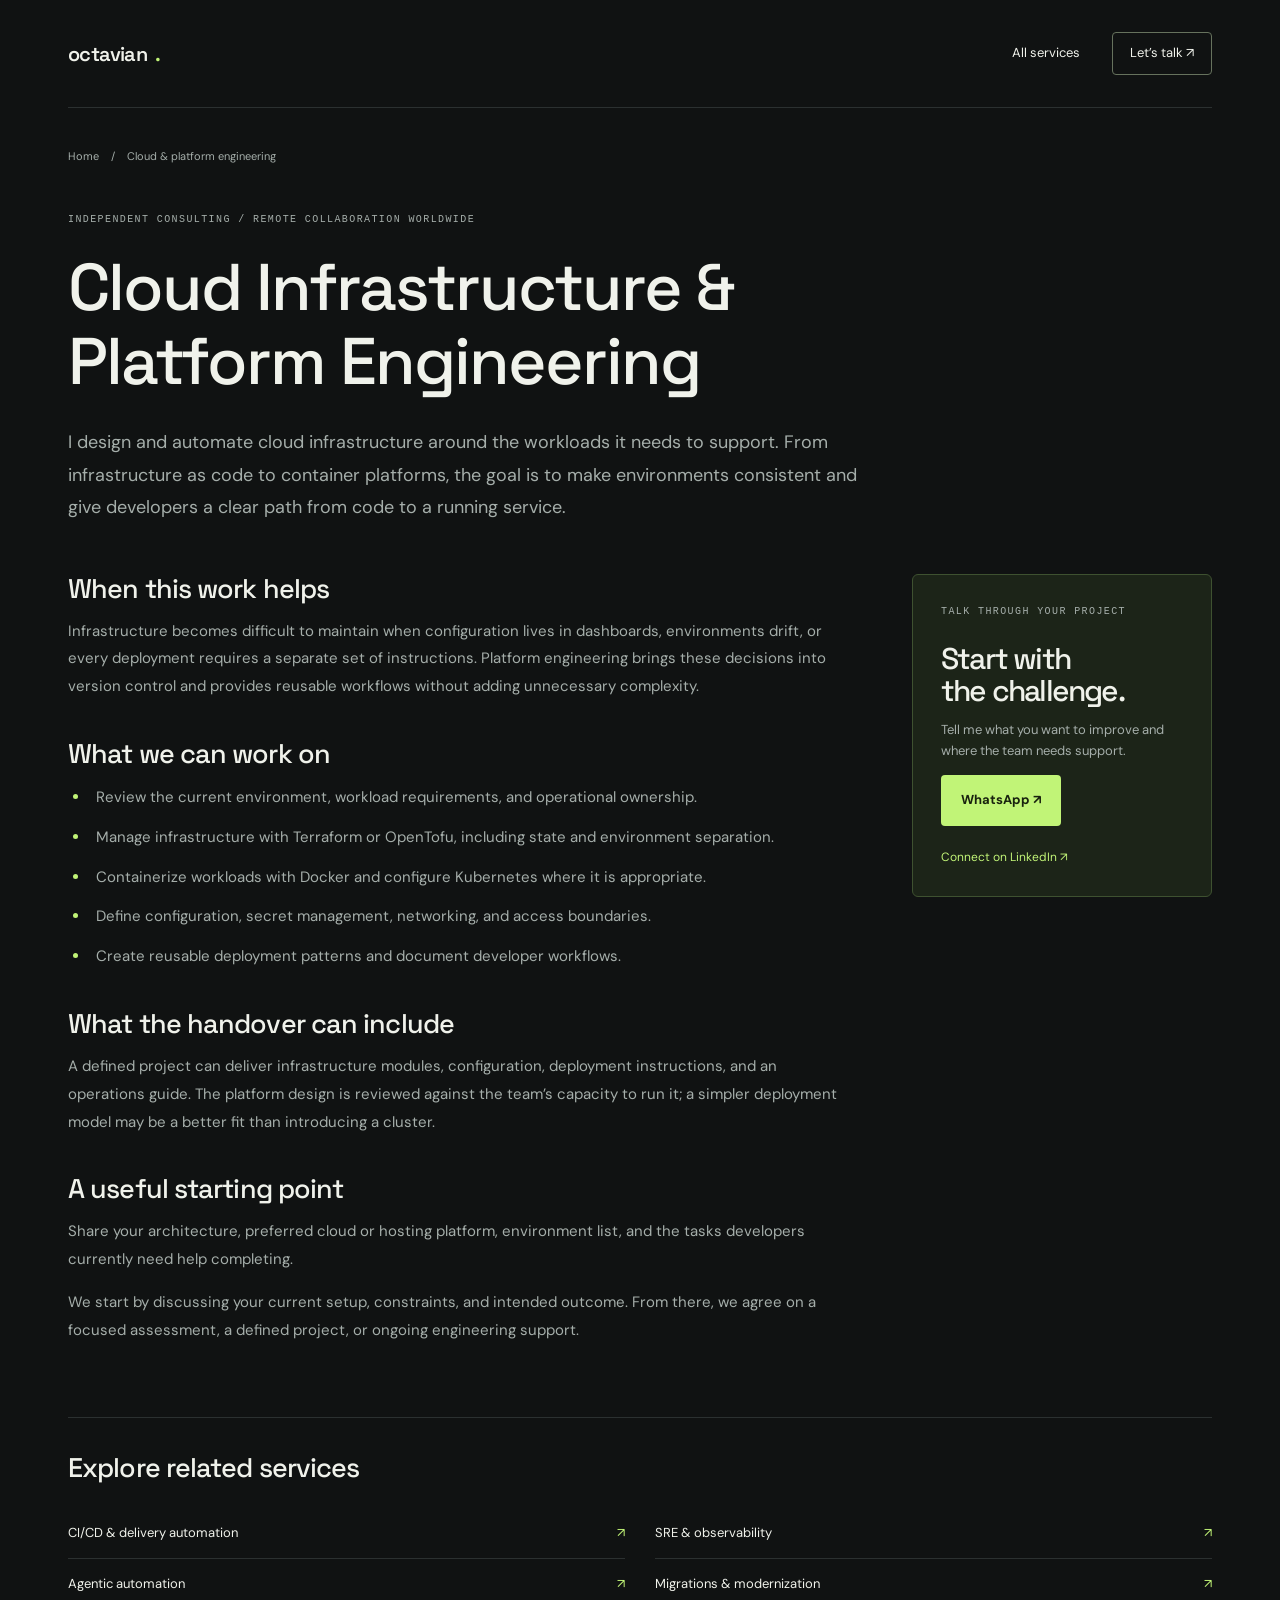
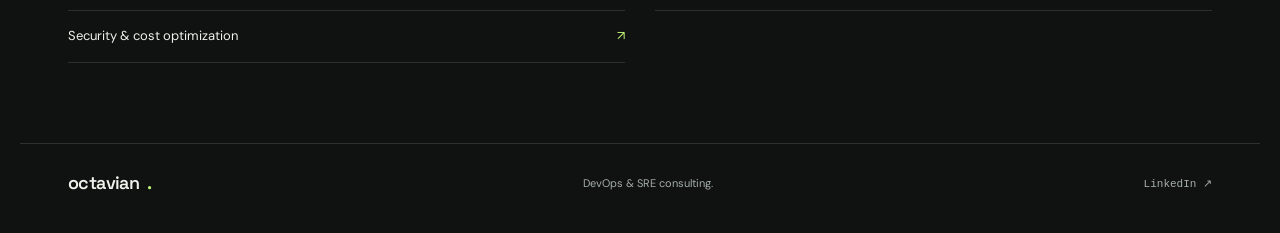
<file: services/cloud-platform-engineering/index.html>
<!doctype html>
<html lang="en"><head>
<meta charset="utf-8">
<meta name="viewport" content="width=device-width, initial-scale=1">
<title>Cloud Infrastructure &amp; Platform Engineering | Octavian</title>
<meta name="description" content="Cloud and platform engineering services for infrastructure as code, Kubernetes, Docker, Terraform, OpenTofu, and consistent developer environments.">
<meta name="author" content="Octavian">
<meta name="robots" content="index, follow, max-image-preview:large">
<link rel="canonical" href="https://octavianandrei.github.io/services/cloud-platform-engineering/">
<meta name="theme-color" content="#101212">
<meta property="og:title" content="Cloud Infrastructure &amp; Platform Engineering | Octavian">
<meta property="og:description" content="Cloud and platform engineering services for infrastructure as code, Kubernetes, Docker, Terraform, OpenTofu, and consistent developer environments.">
<meta property="og:type" content="website">
<meta property="og:url" content="https://octavianandrei.github.io/services/cloud-platform-engineering/">
<meta property="og:site_name" content="Octavian — DevOps &amp; SRE">
<meta property="og:locale" content="en_US">
<meta name="twitter:card" content="summary">
<meta name="twitter:title" content="Cloud Infrastructure &amp; Platform Engineering | Octavian">
<meta name="twitter:description" content="Cloud and platform engineering services for infrastructure as code, Kubernetes, Docker, Terraform, OpenTofu, and consistent developer environments.">
<link rel="icon" href="/favicon.svg" type="image/svg+xml">
<link rel="stylesheet" href="/style.css">
<link rel="preconnect" href="https://fonts.googleapis.com">
<link rel="preconnect" href="https://fonts.gstatic.com" crossorigin>
<script type="application/ld+json">
{
  "@context": "https://schema.org",
  "@graph": [
    {
      "@type": "Person",
      "@id": "https://octavianandrei.github.io/#octavian",
      "name": "Octavian",
      "url": "https://octavianandrei.github.io/",
      "jobTitle": "Independent DevOps and SRE consultant",
      "sameAs": [
        "https://github.com/octavianandrei",
        "https://www.linkedin.com/in/oga28/"
      ],
      "knowsAbout": [
        "DevOps",
        "Site reliability engineering",
        "CI/CD automation",
        "Platform engineering",
        "Agentic automation",
        "Cloud migrations"
      ]
    },
    {
      "@type": "WebSite",
      "@id": "https://octavianandrei.github.io/#website",
      "url": "https://octavianandrei.github.io/",
      "name": "Octavian \u2014 DevOps & SRE Consulting",
      "inLanguage": "en",
      "publisher": {
        "@id": "https://octavianandrei.github.io/#octavian"
      }
    },
    {
      "@type": "WebPage",
      "@id": "https://octavianandrei.github.io/services/cloud-platform-engineering/#webpage",
      "url": "https://octavianandrei.github.io/services/cloud-platform-engineering/",
      "name": "Cloud Infrastructure & Platform Engineering | Octavian",
      "inLanguage": "en",
      "isPartOf": {
        "@id": "https://octavianandrei.github.io/#website"
      },
      "mainEntity": {
        "@id": "https://octavianandrei.github.io/services/cloud-platform-engineering/#service"
      },
      "breadcrumb": {
        "@id": "https://octavianandrei.github.io/services/cloud-platform-engineering/#breadcrumbs"
      }
    },
    {
      "@type": "Service",
      "@id": "https://octavianandrei.github.io/services/cloud-platform-engineering/#service",
      "name": "Cloud & platform engineering",
      "serviceType": "Cloud Infrastructure & Platform Engineering",
      "description": "Cloud and platform engineering services for infrastructure as code, Kubernetes, Docker, Terraform, OpenTofu, and consistent developer environments.",
      "url": "https://octavianandrei.github.io/services/cloud-platform-engineering/",
      "provider": {
        "@id": "https://octavianandrei.github.io/#octavian"
      }
    },
    {
      "@type": "BreadcrumbList",
      "@id": "https://octavianandrei.github.io/services/cloud-platform-engineering/#breadcrumbs",
      "itemListElement": [
        {
          "@type": "ListItem",
          "position": 1,
          "name": "Home",
          "item": "https://octavianandrei.github.io/"
        },
        {
          "@type": "ListItem",
          "position": 2,
          "name": "Cloud & platform engineering",
          "item": "https://octavianandrei.github.io/services/cloud-platform-engineering/"
        }
      ]
    }
  ]
}
</script>
</head><body>
<a class="skip" href="#main">Skip to content</a>
<header class="nav wrap"><a class="brand" href="/">octavian<span class="accent">.</span></a><nav aria-label="Main navigation"><a href="/#services">All services</a><a class="nav-contact" href="/#contact">Let’s talk ↗</a></nav></header>
<main id="main" class="wrap detail">
<nav class="breadcrumbs" aria-label="Breadcrumb"><a href="/">Home</a><span aria-hidden="true">/</span><span>Cloud &amp; platform engineering</span></nav>
<p class="eyebrow">INDEPENDENT CONSULTING / REMOTE COLLABORATION WORLDWIDE</p>
<h1>Cloud Infrastructure &amp; Platform Engineering</h1>
<p class="detail-intro">I design and automate cloud infrastructure around the workloads it needs to support. From infrastructure as code to container platforms, the goal is to make environments consistent and give developers a clear path from code to a running service.</p>
<div class="detail-grid"><div class="detail-body">
<section><h2>When this work helps</h2><p>Infrastructure becomes difficult to maintain when configuration lives in dashboards, environments drift, or every deployment requires a separate set of instructions. Platform engineering brings these decisions into version control and provides reusable workflows without adding unnecessary complexity.</p></section>
<section><h2>What we can work on</h2><ul><li>Review the current environment, workload requirements, and operational ownership.</li><li>Manage infrastructure with Terraform or OpenTofu, including state and environment separation.</li><li>Containerize workloads with Docker and configure Kubernetes where it is appropriate.</li><li>Define configuration, secret management, networking, and access boundaries.</li><li>Create reusable deployment patterns and document developer workflows.</li></ul></section>
<section><h2>What the handover can include</h2><p>A defined project can deliver infrastructure modules, configuration, deployment instructions, and an operations guide. The platform design is reviewed against the team’s capacity to run it; a simpler deployment model may be a better fit than introducing a cluster.</p></section>
<section><h2>A useful starting point</h2><p>Share your architecture, preferred cloud or hosting platform, environment list, and the tasks developers currently need help completing.</p><p>We start by discussing your current setup, constraints, and intended outcome. From there, we agree on a focused assessment, a defined project, or ongoing engineering support.</p></section>
</div><aside class="detail-aside"><p class="eyebrow">TALK THROUGH YOUR PROJECT</p><h2>Start with<br>the challenge.</h2><p>Tell me what you want to improve and where the team needs support.</p><a class="button" href="https://wa.me/40775696632">WhatsApp ↗</a><a class="text-link" href="https://www.linkedin.com/in/oga28/">Connect on LinkedIn ↗</a></aside></div>
<section class="related"><h2>Explore related services</h2><div><a href="/services/cicd-automation/">CI/CD &amp; delivery automation <span aria-hidden="true">↗</span></a><a href="/services/sre-observability/">SRE &amp; observability <span aria-hidden="true">↗</span></a><a href="/services/agentic-automation/">Agentic automation <span aria-hidden="true">↗</span></a><a href="/services/cloud-migrations/">Migrations &amp; modernization <span aria-hidden="true">↗</span></a><a href="/services/devsecops-cloud-cost/">Security &amp; cost optimization <span aria-hidden="true">↗</span></a></div></section>
</main><footer class="wrap"><a class="brand" href="/">octavian<span class="accent">.</span></a><span>DevOps &amp; SRE consulting.</span><a href="https://www.linkedin.com/in/oga28/">LinkedIn ↗</a></footer>
</body></html>
</file>
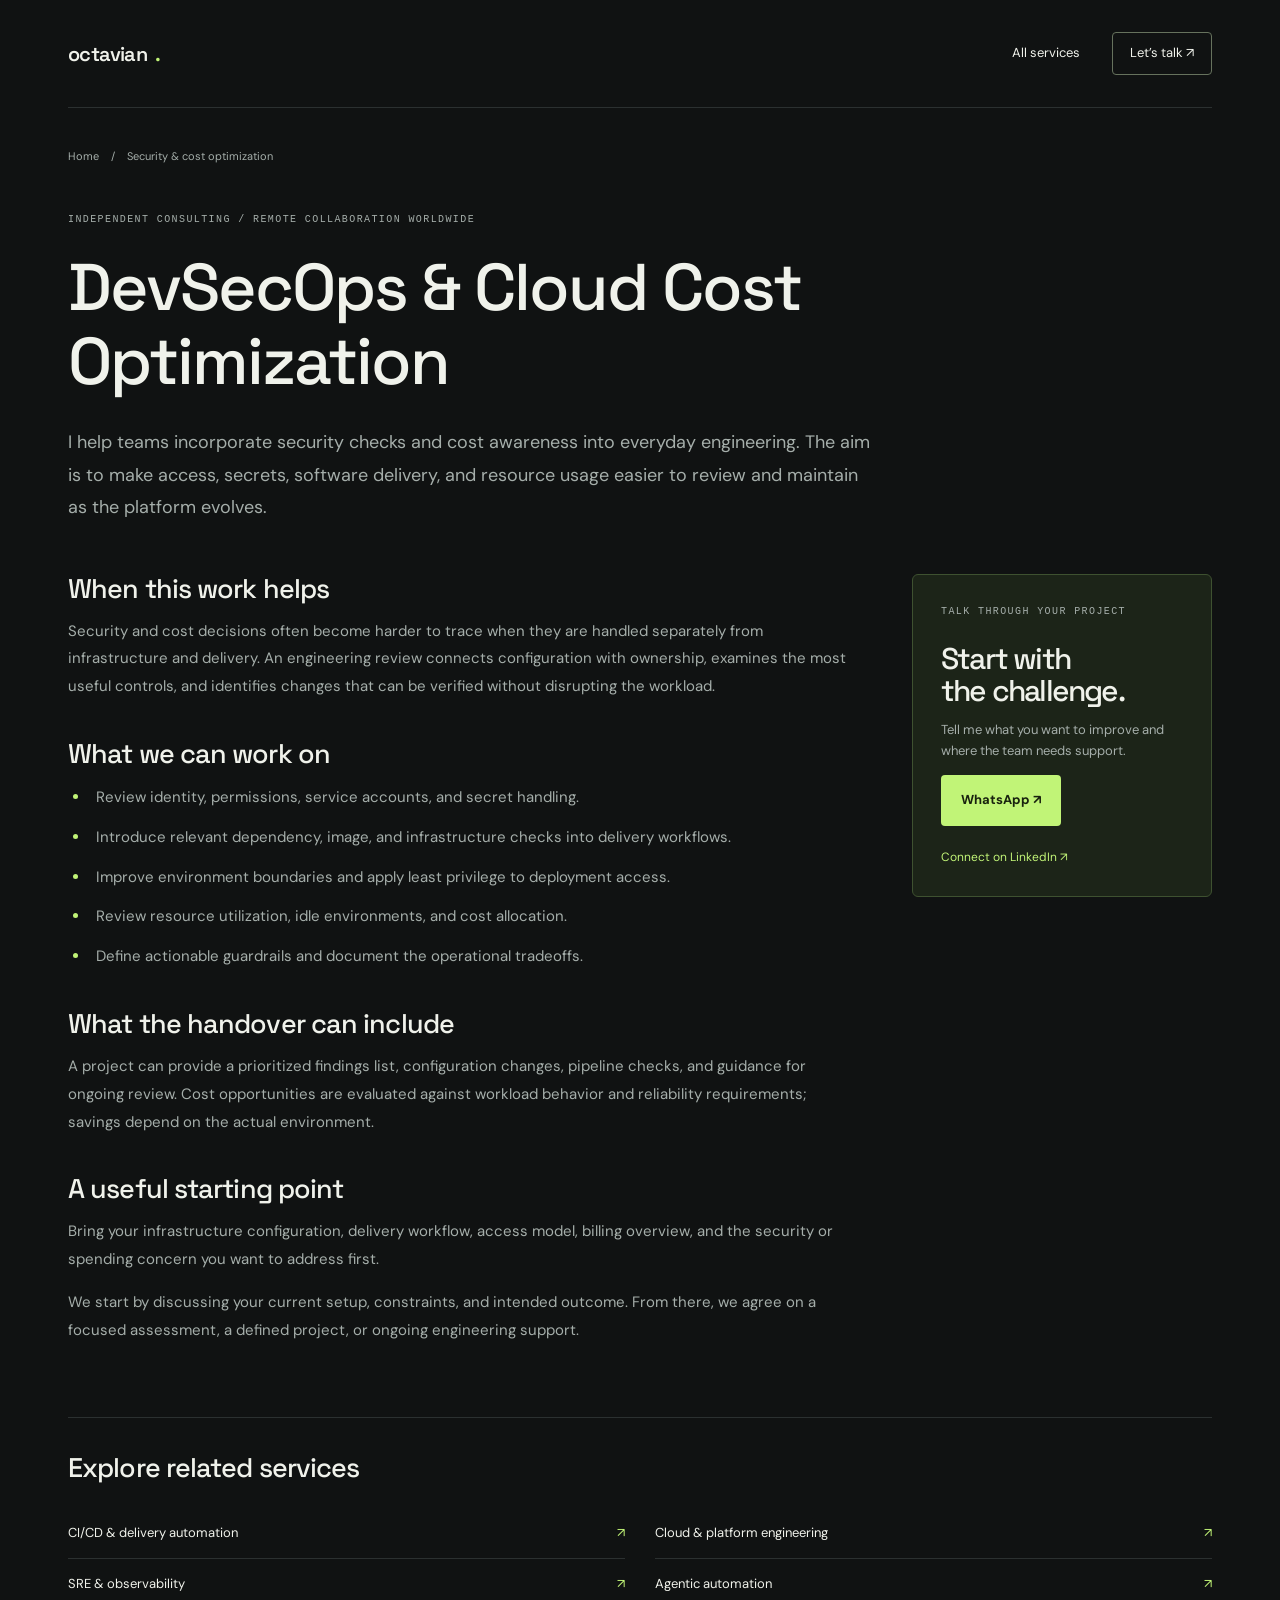
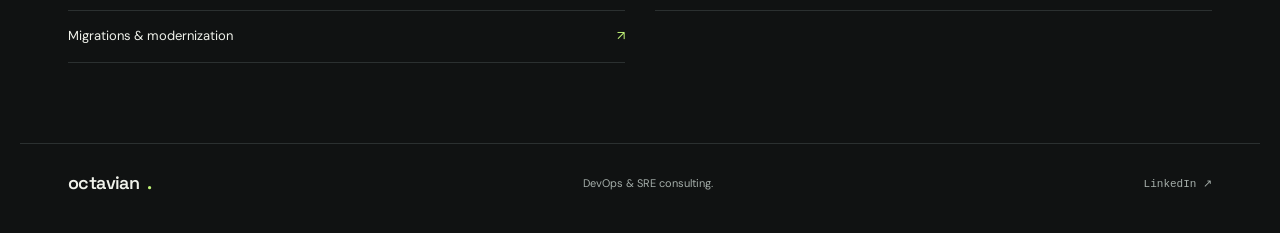
<file: services/devsecops-cloud-cost/index.html>
<!doctype html>
<html lang="en"><head>
<meta charset="utf-8">
<meta name="viewport" content="width=device-width, initial-scale=1">
<title>DevSecOps &amp; Cloud Cost Optimization | Octavian</title>
<meta name="description" content="DevSecOps and cloud cost optimization services: least privilege, secrets management, supply chain checks, resource usage reviews, and engineering guardrails.">
<meta name="author" content="Octavian">
<meta name="robots" content="index, follow, max-image-preview:large">
<link rel="canonical" href="https://octavianandrei.github.io/services/devsecops-cloud-cost/">
<meta name="theme-color" content="#101212">
<meta property="og:title" content="DevSecOps &amp; Cloud Cost Optimization | Octavian">
<meta property="og:description" content="DevSecOps and cloud cost optimization services: least privilege, secrets management, supply chain checks, resource usage reviews, and engineering guardrails.">
<meta property="og:type" content="website">
<meta property="og:url" content="https://octavianandrei.github.io/services/devsecops-cloud-cost/">
<meta property="og:site_name" content="Octavian — DevOps &amp; SRE">
<meta property="og:locale" content="en_US">
<meta name="twitter:card" content="summary">
<meta name="twitter:title" content="DevSecOps &amp; Cloud Cost Optimization | Octavian">
<meta name="twitter:description" content="DevSecOps and cloud cost optimization services: least privilege, secrets management, supply chain checks, resource usage reviews, and engineering guardrails.">
<link rel="icon" href="/favicon.svg" type="image/svg+xml">
<link rel="stylesheet" href="/style.css">
<link rel="preconnect" href="https://fonts.googleapis.com">
<link rel="preconnect" href="https://fonts.gstatic.com" crossorigin>
<script type="application/ld+json">
{
  "@context": "https://schema.org",
  "@graph": [
    {
      "@type": "Person",
      "@id": "https://octavianandrei.github.io/#octavian",
      "name": "Octavian",
      "url": "https://octavianandrei.github.io/",
      "jobTitle": "Independent DevOps and SRE consultant",
      "sameAs": [
        "https://github.com/octavianandrei",
        "https://www.linkedin.com/in/oga28/"
      ],
      "knowsAbout": [
        "DevOps",
        "Site reliability engineering",
        "CI/CD automation",
        "Platform engineering",
        "Agentic automation",
        "Cloud migrations"
      ]
    },
    {
      "@type": "WebSite",
      "@id": "https://octavianandrei.github.io/#website",
      "url": "https://octavianandrei.github.io/",
      "name": "Octavian \u2014 DevOps & SRE Consulting",
      "inLanguage": "en",
      "publisher": {
        "@id": "https://octavianandrei.github.io/#octavian"
      }
    },
    {
      "@type": "WebPage",
      "@id": "https://octavianandrei.github.io/services/devsecops-cloud-cost/#webpage",
      "url": "https://octavianandrei.github.io/services/devsecops-cloud-cost/",
      "name": "DevSecOps & Cloud Cost Optimization | Octavian",
      "inLanguage": "en",
      "isPartOf": {
        "@id": "https://octavianandrei.github.io/#website"
      },
      "mainEntity": {
        "@id": "https://octavianandrei.github.io/services/devsecops-cloud-cost/#service"
      },
      "breadcrumb": {
        "@id": "https://octavianandrei.github.io/services/devsecops-cloud-cost/#breadcrumbs"
      }
    },
    {
      "@type": "Service",
      "@id": "https://octavianandrei.github.io/services/devsecops-cloud-cost/#service",
      "name": "Security & cost optimization",
      "serviceType": "DevSecOps & Cloud Cost Optimization",
      "description": "DevSecOps and cloud cost optimization services: least privilege, secrets management, supply chain checks, resource usage reviews, and engineering guardrails.",
      "url": "https://octavianandrei.github.io/services/devsecops-cloud-cost/",
      "provider": {
        "@id": "https://octavianandrei.github.io/#octavian"
      }
    },
    {
      "@type": "BreadcrumbList",
      "@id": "https://octavianandrei.github.io/services/devsecops-cloud-cost/#breadcrumbs",
      "itemListElement": [
        {
          "@type": "ListItem",
          "position": 1,
          "name": "Home",
          "item": "https://octavianandrei.github.io/"
        },
        {
          "@type": "ListItem",
          "position": 2,
          "name": "Security & cost optimization",
          "item": "https://octavianandrei.github.io/services/devsecops-cloud-cost/"
        }
      ]
    }
  ]
}
</script>
</head><body>
<a class="skip" href="#main">Skip to content</a>
<header class="nav wrap"><a class="brand" href="/">octavian<span class="accent">.</span></a><nav aria-label="Main navigation"><a href="/#services">All services</a><a class="nav-contact" href="/#contact">Let’s talk ↗</a></nav></header>
<main id="main" class="wrap detail">
<nav class="breadcrumbs" aria-label="Breadcrumb"><a href="/">Home</a><span aria-hidden="true">/</span><span>Security &amp; cost optimization</span></nav>
<p class="eyebrow">INDEPENDENT CONSULTING / REMOTE COLLABORATION WORLDWIDE</p>
<h1>DevSecOps &amp; Cloud Cost Optimization</h1>
<p class="detail-intro">I help teams incorporate security checks and cost awareness into everyday engineering. The aim is to make access, secrets, software delivery, and resource usage easier to review and maintain as the platform evolves.</p>
<div class="detail-grid"><div class="detail-body">
<section><h2>When this work helps</h2><p>Security and cost decisions often become harder to trace when they are handled separately from infrastructure and delivery. An engineering review connects configuration with ownership, examines the most useful controls, and identifies changes that can be verified without disrupting the workload.</p></section>
<section><h2>What we can work on</h2><ul><li>Review identity, permissions, service accounts, and secret handling.</li><li>Introduce relevant dependency, image, and infrastructure checks into delivery workflows.</li><li>Improve environment boundaries and apply least privilege to deployment access.</li><li>Review resource utilization, idle environments, and cost allocation.</li><li>Define actionable guardrails and document the operational tradeoffs.</li></ul></section>
<section><h2>What the handover can include</h2><p>A project can provide a prioritized findings list, configuration changes, pipeline checks, and guidance for ongoing review. Cost opportunities are evaluated against workload behavior and reliability requirements; savings depend on the actual environment.</p></section>
<section><h2>A useful starting point</h2><p>Bring your infrastructure configuration, delivery workflow, access model, billing overview, and the security or spending concern you want to address first.</p><p>We start by discussing your current setup, constraints, and intended outcome. From there, we agree on a focused assessment, a defined project, or ongoing engineering support.</p></section>
</div><aside class="detail-aside"><p class="eyebrow">TALK THROUGH YOUR PROJECT</p><h2>Start with<br>the challenge.</h2><p>Tell me what you want to improve and where the team needs support.</p><a class="button" href="https://wa.me/40775696632">WhatsApp ↗</a><a class="text-link" href="https://www.linkedin.com/in/oga28/">Connect on LinkedIn ↗</a></aside></div>
<section class="related"><h2>Explore related services</h2><div><a href="/services/cicd-automation/">CI/CD &amp; delivery automation <span aria-hidden="true">↗</span></a><a href="/services/cloud-platform-engineering/">Cloud &amp; platform engineering <span aria-hidden="true">↗</span></a><a href="/services/sre-observability/">SRE &amp; observability <span aria-hidden="true">↗</span></a><a href="/services/agentic-automation/">Agentic automation <span aria-hidden="true">↗</span></a><a href="/services/cloud-migrations/">Migrations &amp; modernization <span aria-hidden="true">↗</span></a></div></section>
</main><footer class="wrap"><a class="brand" href="/">octavian<span class="accent">.</span></a><span>DevOps &amp; SRE consulting.</span><a href="https://www.linkedin.com/in/oga28/">LinkedIn ↗</a></footer>
</body></html>
</file>
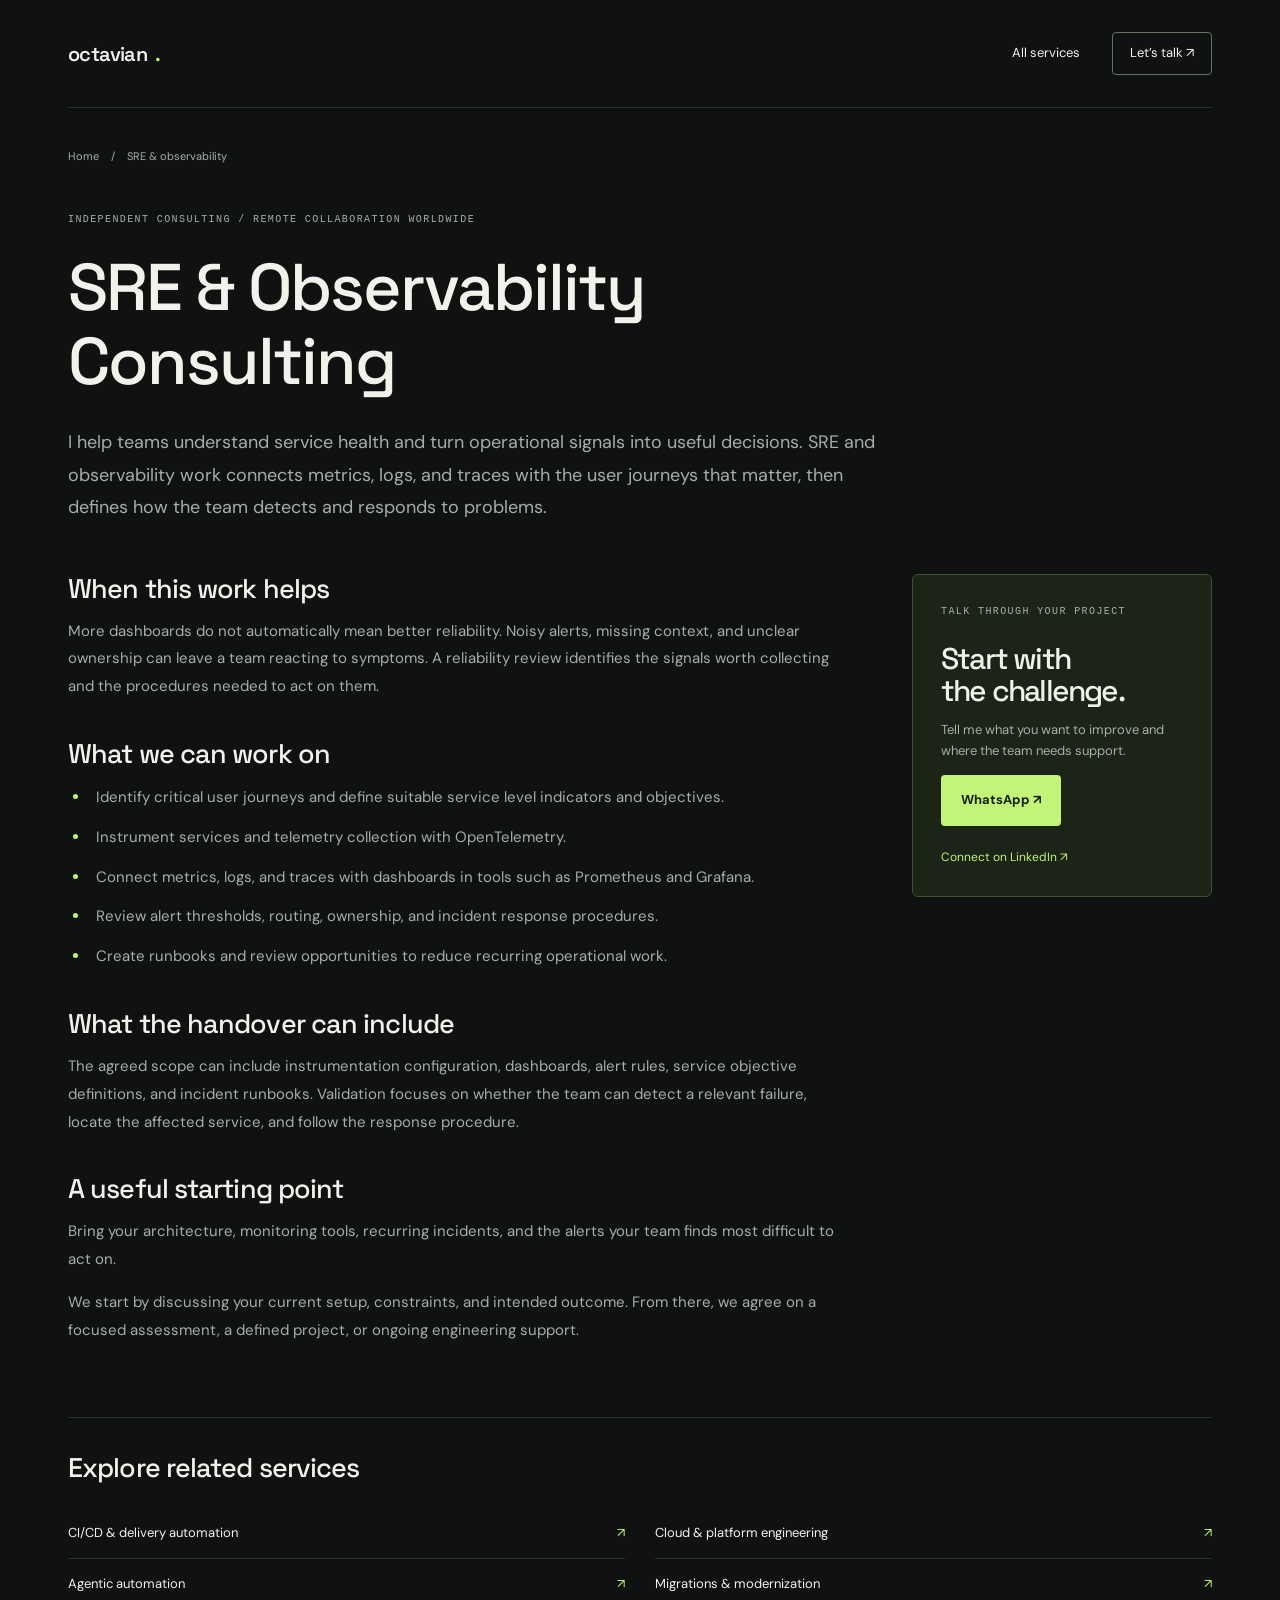
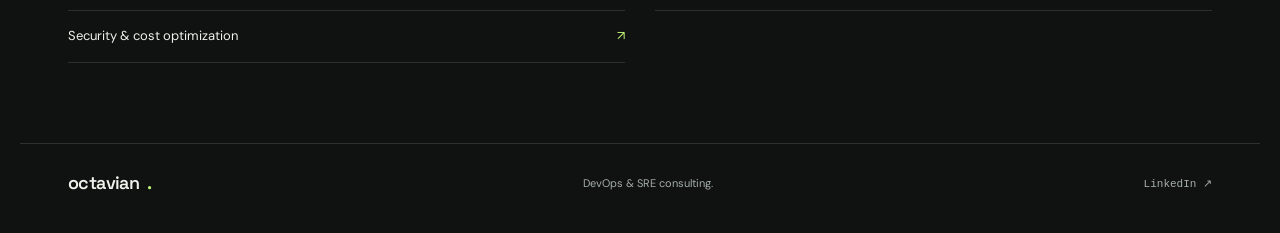
<file: services/sre-observability/index.html>
<!doctype html>
<html lang="en"><head>
<meta charset="utf-8">
<meta name="viewport" content="width=device-width, initial-scale=1">
<title>SRE &amp; Observability Consulting | Octavian</title>
<meta name="description" content="SRE and observability consulting: service objectives, OpenTelemetry, Prometheus, Grafana, actionable alerts, incident runbooks, and reliability reviews.">
<meta name="author" content="Octavian">
<meta name="robots" content="index, follow, max-image-preview:large">
<link rel="canonical" href="https://octavianandrei.github.io/services/sre-observability/">
<meta name="theme-color" content="#101212">
<meta property="og:title" content="SRE &amp; Observability Consulting | Octavian">
<meta property="og:description" content="SRE and observability consulting: service objectives, OpenTelemetry, Prometheus, Grafana, actionable alerts, incident runbooks, and reliability reviews.">
<meta property="og:type" content="website">
<meta property="og:url" content="https://octavianandrei.github.io/services/sre-observability/">
<meta property="og:site_name" content="Octavian — DevOps &amp; SRE">
<meta property="og:locale" content="en_US">
<meta name="twitter:card" content="summary">
<meta name="twitter:title" content="SRE &amp; Observability Consulting | Octavian">
<meta name="twitter:description" content="SRE and observability consulting: service objectives, OpenTelemetry, Prometheus, Grafana, actionable alerts, incident runbooks, and reliability reviews.">
<link rel="icon" href="/favicon.svg" type="image/svg+xml">
<link rel="stylesheet" href="/style.css">
<link rel="preconnect" href="https://fonts.googleapis.com">
<link rel="preconnect" href="https://fonts.gstatic.com" crossorigin>
<script type="application/ld+json">
{
  "@context": "https://schema.org",
  "@graph": [
    {
      "@type": "Person",
      "@id": "https://octavianandrei.github.io/#octavian",
      "name": "Octavian",
      "url": "https://octavianandrei.github.io/",
      "jobTitle": "Independent DevOps and SRE consultant",
      "sameAs": [
        "https://github.com/octavianandrei",
        "https://www.linkedin.com/in/oga28/"
      ],
      "knowsAbout": [
        "DevOps",
        "Site reliability engineering",
        "CI/CD automation",
        "Platform engineering",
        "Agentic automation",
        "Cloud migrations"
      ]
    },
    {
      "@type": "WebSite",
      "@id": "https://octavianandrei.github.io/#website",
      "url": "https://octavianandrei.github.io/",
      "name": "Octavian \u2014 DevOps & SRE Consulting",
      "inLanguage": "en",
      "publisher": {
        "@id": "https://octavianandrei.github.io/#octavian"
      }
    },
    {
      "@type": "WebPage",
      "@id": "https://octavianandrei.github.io/services/sre-observability/#webpage",
      "url": "https://octavianandrei.github.io/services/sre-observability/",
      "name": "SRE & Observability Consulting | Octavian",
      "inLanguage": "en",
      "isPartOf": {
        "@id": "https://octavianandrei.github.io/#website"
      },
      "mainEntity": {
        "@id": "https://octavianandrei.github.io/services/sre-observability/#service"
      },
      "breadcrumb": {
        "@id": "https://octavianandrei.github.io/services/sre-observability/#breadcrumbs"
      }
    },
    {
      "@type": "Service",
      "@id": "https://octavianandrei.github.io/services/sre-observability/#service",
      "name": "SRE & observability",
      "serviceType": "SRE & Observability Consulting",
      "description": "SRE and observability consulting: service objectives, OpenTelemetry, Prometheus, Grafana, actionable alerts, incident runbooks, and reliability reviews.",
      "url": "https://octavianandrei.github.io/services/sre-observability/",
      "provider": {
        "@id": "https://octavianandrei.github.io/#octavian"
      }
    },
    {
      "@type": "BreadcrumbList",
      "@id": "https://octavianandrei.github.io/services/sre-observability/#breadcrumbs",
      "itemListElement": [
        {
          "@type": "ListItem",
          "position": 1,
          "name": "Home",
          "item": "https://octavianandrei.github.io/"
        },
        {
          "@type": "ListItem",
          "position": 2,
          "name": "SRE & observability",
          "item": "https://octavianandrei.github.io/services/sre-observability/"
        }
      ]
    }
  ]
}
</script>
</head><body>
<a class="skip" href="#main">Skip to content</a>
<header class="nav wrap"><a class="brand" href="/">octavian<span class="accent">.</span></a><nav aria-label="Main navigation"><a href="/#services">All services</a><a class="nav-contact" href="/#contact">Let’s talk ↗</a></nav></header>
<main id="main" class="wrap detail">
<nav class="breadcrumbs" aria-label="Breadcrumb"><a href="/">Home</a><span aria-hidden="true">/</span><span>SRE &amp; observability</span></nav>
<p class="eyebrow">INDEPENDENT CONSULTING / REMOTE COLLABORATION WORLDWIDE</p>
<h1>SRE &amp; Observability Consulting</h1>
<p class="detail-intro">I help teams understand service health and turn operational signals into useful decisions. SRE and observability work connects metrics, logs, and traces with the user journeys that matter, then defines how the team detects and responds to problems.</p>
<div class="detail-grid"><div class="detail-body">
<section><h2>When this work helps</h2><p>More dashboards do not automatically mean better reliability. Noisy alerts, missing context, and unclear ownership can leave a team reacting to symptoms. A reliability review identifies the signals worth collecting and the procedures needed to act on them.</p></section>
<section><h2>What we can work on</h2><ul><li>Identify critical user journeys and define suitable service level indicators and objectives.</li><li>Instrument services and telemetry collection with OpenTelemetry.</li><li>Connect metrics, logs, and traces with dashboards in tools such as Prometheus and Grafana.</li><li>Review alert thresholds, routing, ownership, and incident response procedures.</li><li>Create runbooks and review opportunities to reduce recurring operational work.</li></ul></section>
<section><h2>What the handover can include</h2><p>The agreed scope can include instrumentation configuration, dashboards, alert rules, service objective definitions, and incident runbooks. Validation focuses on whether the team can detect a relevant failure, locate the affected service, and follow the response procedure.</p></section>
<section><h2>A useful starting point</h2><p>Bring your architecture, monitoring tools, recurring incidents, and the alerts your team finds most difficult to act on.</p><p>We start by discussing your current setup, constraints, and intended outcome. From there, we agree on a focused assessment, a defined project, or ongoing engineering support.</p></section>
</div><aside class="detail-aside"><p class="eyebrow">TALK THROUGH YOUR PROJECT</p><h2>Start with<br>the challenge.</h2><p>Tell me what you want to improve and where the team needs support.</p><a class="button" href="https://wa.me/40775696632">WhatsApp ↗</a><a class="text-link" href="https://www.linkedin.com/in/oga28/">Connect on LinkedIn ↗</a></aside></div>
<section class="related"><h2>Explore related services</h2><div><a href="/services/cicd-automation/">CI/CD &amp; delivery automation <span aria-hidden="true">↗</span></a><a href="/services/cloud-platform-engineering/">Cloud &amp; platform engineering <span aria-hidden="true">↗</span></a><a href="/services/agentic-automation/">Agentic automation <span aria-hidden="true">↗</span></a><a href="/services/cloud-migrations/">Migrations &amp; modernization <span aria-hidden="true">↗</span></a><a href="/services/devsecops-cloud-cost/">Security &amp; cost optimization <span aria-hidden="true">↗</span></a></div></section>
</main><footer class="wrap"><a class="brand" href="/">octavian<span class="accent">.</span></a><span>DevOps &amp; SRE consulting.</span><a href="https://www.linkedin.com/in/oga28/">LinkedIn ↗</a></footer>
</body></html>
</file>
<file: style.css>
@import url('https://fonts.googleapis.com/css2?family=DM+Sans:wght@400;500;600;700&family=Space+Grotesk:wght@400;500;600;700&display=swap');
:root{--bg:#101212;--surface:#161919;--line:#2b3030;--text:#f0f2eb;--muted:#a5aeaa;--lime:#c1f477;--mono:ui-monospace,SFMono-Regular,Consolas,monospace}*{box-sizing:border-box}html{scroll-behavior:smooth;scroll-padding-top:30px}body{margin:0;background:var(--bg);color:var(--text);font-family:'DM Sans',sans-serif;font-size:16px;line-height:1.6}a{color:inherit;text-decoration:none}a:focus-visible{outline:2px solid var(--lime);outline-offset:6px}::selection{background:var(--lime);color:var(--bg)}.wrap{max-width:1240px;margin:auto;padding-left:48px;padding-right:48px}.nav{height:108px;display:flex;align-items:center;justify-content:space-between;border-bottom:1px solid var(--line)}.brand{display:flex;align-items:center;gap:8px;font-family:'Space Grotesk',sans-serif;font-weight:600;font-size:20px;letter-spacing:-.6px}.brand-symbol{font-size:30px;line-height:1;display:inline-flex;align-items:center;justify-content:center;border:1px solid var(--line);height:38px;width:38px;margin-right:5px}.brand-symbol span,.accent{color:var(--lime)}.slash{color:#59615e;margin:0 4px}.role{color:var(--muted);font:12px var(--mono);letter-spacing:0}nav{display:flex;align-items:center;gap:32px;font-size:13px}nav a:hover,.text-link:hover,footer a:hover{color:var(--lime)}.nav-contact{border:1px solid #66725d;padding:10px 17px;border-radius:4px}.nav-contact span{margin-left:16px}.hero{display:grid;grid-template-columns:1.2fr 1fr;gap:65px;align-items:center;padding-top:94px;padding-bottom:94px}.eyebrow{font:10px var(--mono);letter-spacing:1.4px;line-height:1.8;color:var(--muted);margin:0 0 22px}.status-dot{display:inline-block;width:6px;height:6px;background:var(--lime);border-radius:50%;margin-right:9px;box-shadow:0 0 12px #c1f47733}h1,h2,h3{font-family:'Space Grotesk',sans-serif;line-height:1.08;letter-spacing:-1.6px;margin:0;font-weight:500}h1{font-size:clamp(48px,6.2vw,78px);letter-spacing:-4px}h2{font-size:42px;letter-spacing:-1.8px}h3{font-size:20px;letter-spacing:-.55px;line-height:1.3}.intro{font-size:17px;max-width:455px;color:var(--muted);line-height:1.75;margin:26px 0 30px}.hero-actions{display:flex;align-items:center;gap:25px}.button{background:var(--lime);color:#18210e;padding:15px 20px;border-radius:4px;font-size:13px;font-weight:700;display:inline-flex;align-items:center;justify-content:space-between;gap:28px;transition:background .15s,transform .15s}.button:hover{background:#d3ffa0;transform:translateY(-2px)}.text-link{font-size:12px;display:inline-flex;gap:12px}.hero-note{font:10px var(--mono);color:#a0aaa4;margin-top:29px;letter-spacing:.1px}.system{border:1px solid #394236;border-radius:8px;background:linear-gradient(135deg,#1b2219,#141818 70%);box-shadow:0 20px 60px #0002;transform:rotate(1deg)}.system-top,.system-bottom{display:flex;justify-content:space-between;padding:16px 20px;font:9px var(--mono);letter-spacing:.5px;color:var(--muted)}.system-top{border-bottom:1px solid var(--line)}.tiny{font:10px var(--mono);color:#929c96}.system-canvas{padding:24px 38px;background-image:radial-gradient(#46504460 1px,transparent 1px);background-size:18px 18px}.diagram-label{font:9px var(--mono);color:#a9b5a6;letter-spacing:1px;margin-bottom:22px}.node{border:1px solid #39453a;background:#1b211df2;display:flex;align-items:center;gap:15px;padding:14px;border-radius:5px;font-size:13px}.node-sub{display:block;font:9px var(--mono);color:var(--muted);margin-top:5px}.node-icon{font:20px var(--mono);color:var(--lime);min-width:27px;text-align:center}.node-number{margin-left:auto;font:9px var(--mono);color:#a0b492}.connector{height:37px;margin-left:27px;display:flex;align-items:center;gap:17px}.connector>span{width:1px;height:100%;background:#647957;position:relative}.connector>span:after{content:'';position:absolute;bottom:0;left:-3px;width:5px;height:5px;border-bottom:1px solid #a2c484;border-right:1px solid #a2c484;transform:rotate(45deg)}.connector small{font:8px var(--mono);letter-spacing:.7px;color:#a0ae98}.production{border-color:#779459}.observe{display:flex;align-items:center;gap:10px;padding:18px 5px 0;font:10px var(--mono);color:#c0c9bf}.pulse-icon{font-size:24px;color:var(--lime)}.system-bottom{border-top:1px solid var(--line);font-size:8px}.stack-bar{border-top:1px solid var(--line);border-bottom:1px solid var(--line)}.stack{display:flex;justify-content:space-between;align-items:center;gap:18px;min-height:86px;flex-wrap:wrap;font-family:'Space Grotesk',sans-serif;font-size:13px;color:#bcc3be}.stack .eyebrow{margin:0;font-size:9px}.section{padding-top:90px;padding-bottom:90px}.section-heading{display:flex;align-items:flex-end;justify-content:space-between;gap:50px;margin-bottom:45px}.section-heading>p{max-width:345px;color:var(--muted);font-size:14px;margin:0;line-height:1.8}.services{display:grid;grid-template-columns:repeat(3,1fr);border-left:1px solid var(--line);border-top:1px solid var(--line)}.services article{padding:28px;border-right:1px solid var(--line);border-bottom:1px solid var(--line);transition:background .2s}.services article:hover{background:#19201a}.service-top{display:flex;justify-content:space-between;align-items:center;margin-bottom:28px}.service-icon{font:25px var(--mono);color:var(--lime)}.services h3{font-size:19px}.services p,.steps p,.engagement p{color:var(--muted);font-size:13px;line-height:1.8}.tags{display:flex;gap:6px;flex-wrap:wrap;margin-top:23px}.tags span{font:8px var(--mono);padding:5px 7px;background:#1c2220;border:1px solid #303a33;border-radius:3px;color:#b2c0ad}.agentic{background:#181e17}.approach{background:var(--surface);border-block:1px solid var(--line)}.steps{display:grid;grid-template-columns:repeat(3,1fr);gap:42px;padding-top:18px}.step-number{font:10px var(--mono);color:var(--lime);letter-spacing:.8px;display:block;border-top:1px solid #47563e;padding-top:19px;margin-bottom:25px}.steps h3{font-size:21px}.engagement-row{display:grid;grid-template-columns:1fr 1fr;gap:80px}.engagement-options>div{border-bottom:1px solid var(--line);padding:20px 0}.engagement-options>div:first-child{padding-top:0}.engagement-options h3{font-size:18px;display:flex;justify-content:space-between;gap:15px}.engagement-options h3 span{color:var(--lime)}.engagement-options p{margin-bottom:0}.contact{background:#1c2418;border:1px solid #3e5130;border-radius:8px;padding-top:48px;padding-bottom:48px;margin-bottom:80px;display:flex;align-items:center;justify-content:space-between;gap:40px}.contact h2{font-size:52px;letter-spacing:-2.3px}.contact p:not(.eyebrow){color:#b5bfb0;max-width:430px;font-size:14px;margin-bottom:0}.contact .eyebrow{color:#c0d7a8}footer{display:flex;justify-content:space-between;align-items:center;gap:24px;padding-top:25px;padding-bottom:35px;border-top:1px solid var(--line);font-size:11px;color:var(--muted)}footer .brand{color:var(--text);font-size:18px}footer a:last-child{font:11px var(--mono)}.skip{position:absolute;top:-80px;left:20px;background:var(--lime);color:#101212;padding:12px;z-index:10}.skip:focus{top:12px}@media(min-width:1241px){.contact{max-width:1144px}.nav,footer{padding-left:0;padding-right:0;max-width:1144px}}@media(max-width:1000px){.wrap{padding-left:30px;padding-right:30px}.hero{gap:35px}.hero-actions{gap:16px;flex-wrap:wrap}.system-canvas{padding:24px}.services article{padding:24px 20px}.role,.slash{display:none}.stack{justify-content:center;padding-block:22px}.stack .eyebrow{width:100%;text-align:center}.contact{margin-left:30px;margin-right:30px}h1{font-size:62px}.hero-note{line-height:1.8}}@media(max-width:720px){.wrap{padding-left:22px;padding-right:22px}.nav{height:85px}nav{gap:16px}nav>a:nth-child(2):not(.nav-contact){display:none}.nav-contact{padding:8px 12px}.nav-contact span{margin-left:8px}.hero{grid-template-columns:1fr;padding-top:56px;padding-bottom:48px;gap:42px}.hero h1{font-size:64px;letter-spacing:-3.5px}.intro{font-size:16px}.system{transform:none;max-width:470px;width:100%}.system-canvas{padding:24px 30px}.stack{font-size:12px;gap:12px 20px}.section{padding-top:60px;padding-bottom:60px}.section-heading{display:block;margin-bottom:32px}h2{font-size:36px}.section-heading>p{margin-top:24px;max-width:430px}.services{grid-template-columns:1fr 1fr}.services article{padding:22px 16px}.services h3{font-size:17px}.tags span{font-size:8px}.steps{grid-template-columns:1fr;gap:24px}.steps p{max-width:450px}.step-number{margin-bottom:16px}.engagement-row{grid-template-columns:1fr;gap:35px}.contact{margin:0 22px 50px;padding:30px 24px;display:block}.contact h2{font-size:43px}.contact .button{margin-top:28px}footer{flex-wrap:wrap;gap:15px}footer>span{order:3;width:100%}footer>a:last-child{margin-left:auto}}@media(max-width:420px){.services{grid-template-columns:1fr}.hero h1{font-size:55px}.brand{font-size:18px}.brand-symbol{width:30px;height:32px;font-size:26px}nav{gap:12px;font-size:12px}.system-canvas{padding:22px}.hero-actions{gap:20px}.intro{font-size:15px}}@media(prefers-reduced-motion:reduce){html{scroll-behavior:auto}*{transition:none!important}.button:hover{transform:none}}

/* Service details and contact channels */
.service-link{display:inline-flex;align-items:center;gap:14px;font-size:11px;color:var(--lime);margin-top:24px}.services h3 a:hover{color:var(--lime)}.contact-actions{display:flex;flex-direction:column;align-items:flex-start;gap:20px;flex-shrink:0}.contact-actions .text-link{color:#d1dfc6}.detail{padding-top:40px;padding-bottom:80px}.breadcrumbs{justify-content:flex-start;gap:12px;color:var(--muted);font-size:11px;flex-wrap:wrap;margin-bottom:45px}.detail h1{max-width:900px;font-size:clamp(38px,5.4vw,66px);letter-spacing:-2px;line-height:1.12}.detail-intro{max-width:810px;font-size:18px;line-height:1.8;color:var(--muted);margin:28px 0 50px}.detail-grid{display:grid;grid-template-columns:minmax(0,1fr) 300px;gap:65px;align-items:start}.detail-body section{margin-bottom:38px}.detail-body h2,.related h2{font-size:27px;letter-spacing:-.9px}.detail-body p,.detail-body li{color:var(--muted);font-size:15px;line-height:1.85}.detail-body ul{padding-left:22px}.detail-body li{padding-left:6px;margin-bottom:12px}.detail-body li::marker{color:var(--lime)}.detail-aside{padding:28px;border:1px solid #3e5130;border-radius:6px;background:#1c2418}.detail-aside h2{font-size:30px}.detail-aside p:not(.eyebrow){font-size:13px;color:var(--muted)}.detail-aside .text-link{margin-top:22px;color:var(--lime)}.detail-aside .contact-hint{font-size:10px!important;margin-top:25px}.related{padding-top:35px;border-top:1px solid var(--line);margin-top:35px}.related>div{display:grid;grid-template-columns:1fr 1fr;gap:0 30px;margin-top:25px}.related a{padding:15px 0;border-bottom:1px solid var(--line);font-size:13px;display:flex;justify-content:space-between;gap:15px}.related a:hover,.related a span{color:var(--lime)}@media(max-width:900px){.detail-grid{grid-template-columns:minmax(0,1fr) 260px;gap:30px}.detail-aside{padding:22px}.contact{gap:25px}}@media(max-width:720px){.detail-grid{grid-template-columns:1fr}.detail-intro{font-size:16px;margin-bottom:35px}.detail-aside{max-width:430px}.related>div{grid-template-columns:1fr}.contact-actions{margin-top:28px}.contact .contact-actions .button{margin-top:0}.detail{padding-top:28px}.breadcrumbs{margin-bottom:30px}.detail h1{font-size:40px}}
</file>
